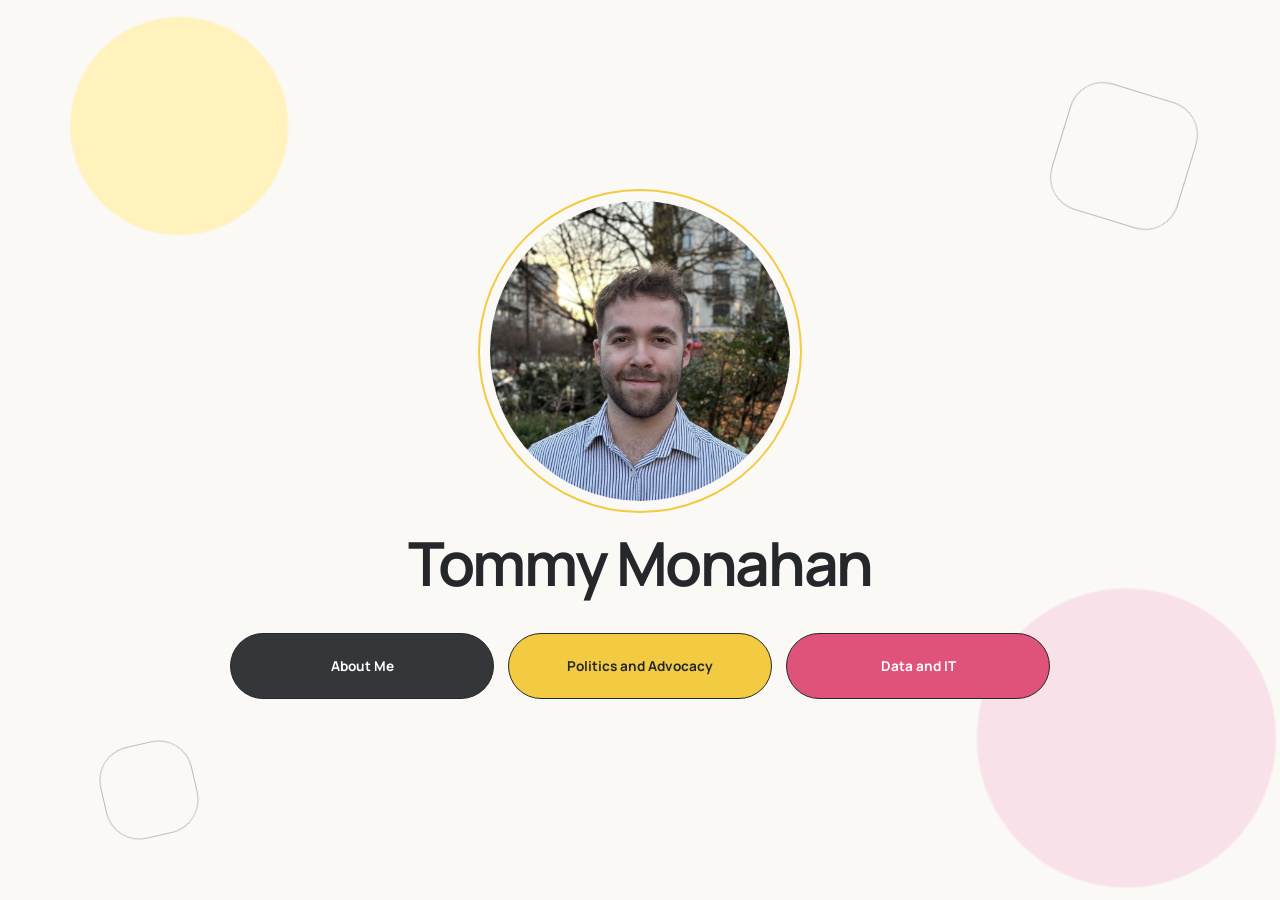
<file: index.html>
<!doctype html>
<html lang="en">
<head>
  <meta charset="utf-8">
  <meta name="viewport" content="width=device-width, initial-scale=1">
  <meta name="description" content="Tommy Monahan — data engineer and European political organiser based in Brussels.">
  <title>Tommy Monahan</title>
  <link rel="preconnect" href="https://fonts.googleapis.com">
  <link rel="preconnect" href="https://fonts.gstatic.com" crossorigin>
  <link href="https://fonts.googleapis.com/css2?family=Manrope:wght@200..800&amp;display=swap" rel="stylesheet">
  <link rel="stylesheet" href="styles.css">
</head>
<body class="home">
  <a class="skip-link" href="#main">Skip to content</a>
  <main class="home-main" id="main">
    <div class="home-card">
      <div class="portrait-wrap">
        <img class="portrait" src="assets/tommy-monahan-headshot.jpg" alt="Headshot of Tommy Monahan outdoors">
      </div>
      <h1>Tommy Monahan</h1>
      <nav class="home-links" aria-label="Explore the website">
        <a class="theme-button button-about" href="about.html">About Me</a>
        <a class="theme-button button-politics" href="politics.html">Politics and Advocacy</a>
        <a class="theme-button button-data" href="data-it.html">Data and IT</a>
      </nav>
    </div>
  </main>
</body>
</html>
</file>
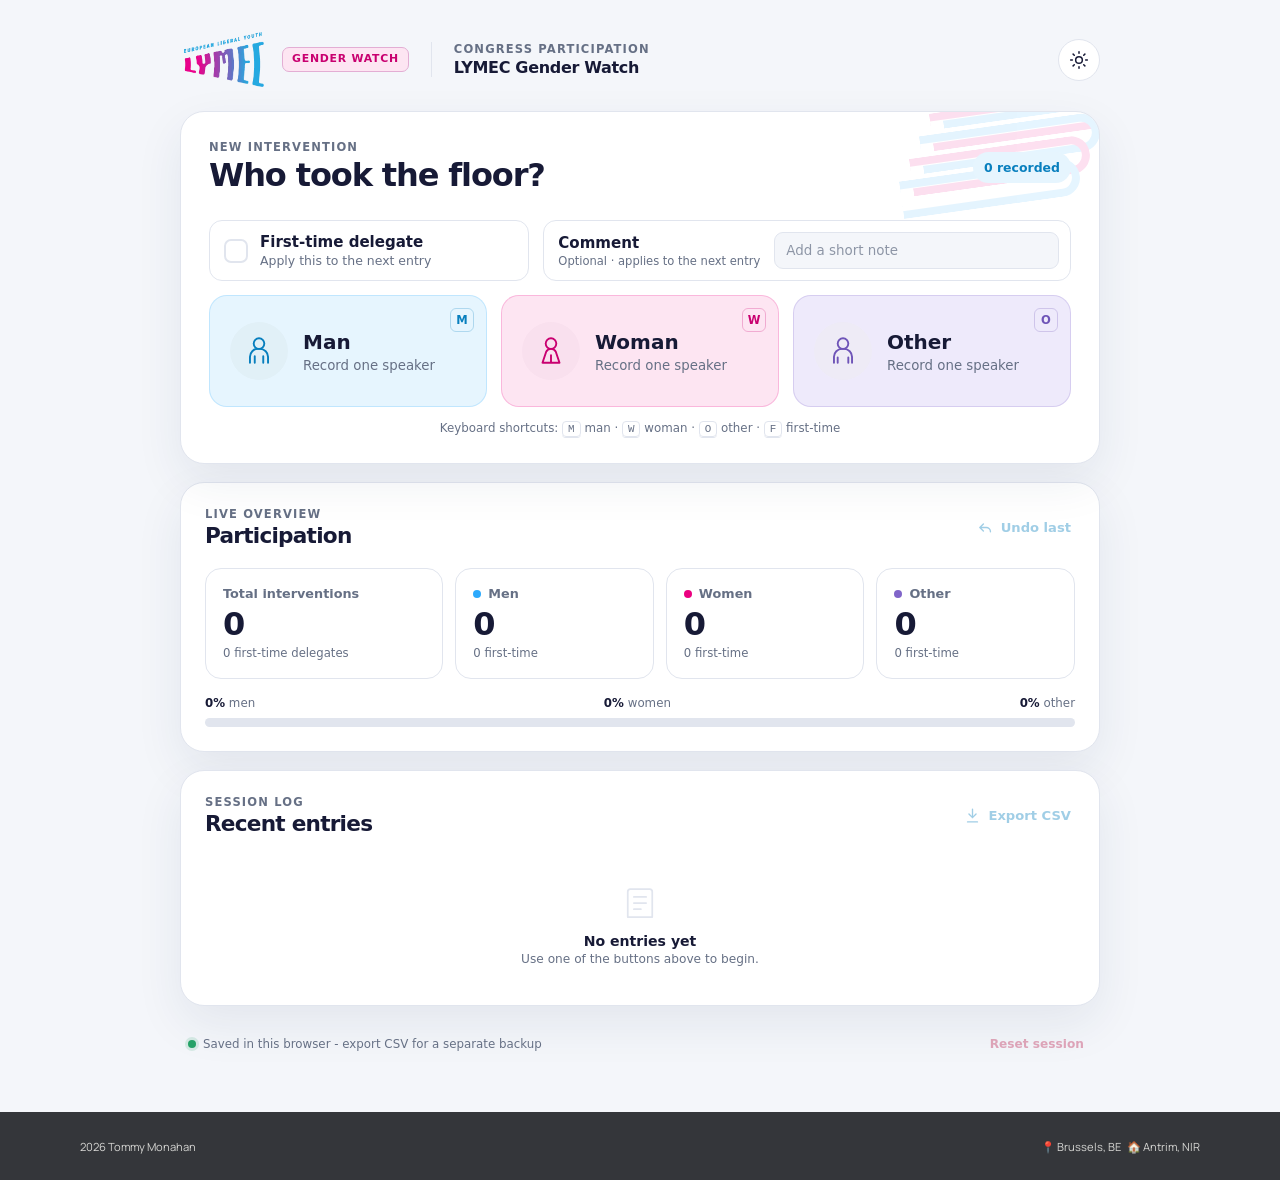
<file: lymec-gender-watch/index.html>
<!doctype html>
<html lang="en">
  <head>
    <meta charset="UTF-8" />
    <meta name="viewport" content="width=device-width, initial-scale=1.0" />
    <meta name="theme-color" content="#2ca9fc" />
    <meta name="robots" content="noindex, nofollow" />
    <link rel="icon" href="assets/lymec-logo.webp" type="image/webp" />
    <meta
      name="description"
      content="A local, privacy-friendly floor participation tracker for LYMEC Congress."
    />
    <title>LYMEC Gender Watch</title>
    <link rel="preconnect" href="https://fonts.googleapis.com" />
    <link rel="preconnect" href="https://fonts.gstatic.com" crossorigin />
    <link href="https://fonts.googleapis.com/css2?family=Manrope:wght@200..800&amp;display=swap" rel="stylesheet" />
    <link rel="stylesheet" href="styles.css" />
  </head>
  <body>
    <main class="app-shell">
      <header class="topbar">
        <div class="brand-lockup">
          <img class="official-logo" src="assets/lymec-logo.webp" alt="LYMEC — European Liberal Youth" />
          <span class="tool-name">Gender Watch</span>
        </div>
        <div class="congress-label">
          <p class="eyebrow">Congress participation</p>
          <h1>LYMEC Gender Watch</h1>
        </div>
        <button class="icon-button" id="themeButton" type="button" aria-label="Use dark theme" title="Change theme">
          <svg class="theme-icon theme-icon-sun" viewBox="0 0 24 24" aria-hidden="true">
            <circle cx="12" cy="12" r="4"></circle>
            <path d="M12 2v2M12 20v2M4.93 4.93l1.42 1.42M17.66 17.66l1.41 1.41M2 12h2M20 12h2M4.93 19.07l1.42-1.42M17.66 6.34l1.41-1.41"></path>
          </svg>
          <svg class="theme-icon theme-icon-moon" viewBox="0 0 24 24" aria-hidden="true">
            <path d="M20.5 14.2A8.5 8.5 0 0 1 9.8 3.5 8.5 8.5 0 1 0 20.5 14.2Z"></path>
          </svg>
        </button>
      </header>

      <section class="entry-panel" aria-labelledby="entry-heading">
        <div class="accent-wave" aria-hidden="true">
          <span></span><span></span><span></span><span></span><span></span>
        </div>
        <div class="section-heading">
          <div>
            <p class="step-label">New intervention</p>
            <h2 id="entry-heading">Who took the floor?</h2>
          </div>
          <p class="total-pill"><span id="headerTotal">0</span> recorded</p>
        </div>

        <div class="entry-options">
          <label class="first-time-toggle">
            <input type="checkbox" id="firstTimeCheckbox" />
            <span class="custom-checkbox" aria-hidden="true">
              <svg viewBox="0 0 20 20"><path d="m5 10 3.1 3.1L15 6.5"></path></svg>
            </span>
            <span>
              <strong>First-time delegate</strong>
              <small>Apply this to the next entry</small>
            </span>
          </label>

          <label class="comment-field">
            <span>
              <strong>Comment</strong>
              <small>Optional · applies to the next entry</small>
            </span>
            <input
              type="text"
              id="commentInput"
              maxlength="160"
              placeholder="Add a short note"
              autocomplete="off"
            />
          </label>
        </div>

        <div class="gender-actions">
          <button class="record-button record-man" type="button" data-gender="Man">
            <span class="record-icon" aria-hidden="true">
              <svg viewBox="0 0 32 32">
                <circle cx="16" cy="9" r="5"></circle>
                <path d="M7.5 27v-5.5A7.5 7.5 0 0 1 15 14h2a7.5 7.5 0 0 1 7.5 7.5V27M12 27v-6M20 27v-6"></path>
              </svg>
            </span>
            <span>
              <strong>Man</strong>
              <small>Record one speaker</small>
            </span>
            <span class="key-hint" aria-hidden="true">M</span>
          </button>

          <button class="record-button record-woman" type="button" data-gender="Woman">
            <span class="record-icon" aria-hidden="true">
              <svg viewBox="0 0 32 32">
                <circle cx="16" cy="9" r="5"></circle>
                <path d="M8 27h16l-3.4-10.1A4.8 4.8 0 0 0 16 14a4.8 4.8 0 0 0-4.6 2.9L8 27ZM16 20v7"></path>
              </svg>
            </span>
            <span>
              <strong>Woman</strong>
              <small>Record one speaker</small>
            </span>
            <span class="key-hint" aria-hidden="true">W</span>
          </button>

          <button class="record-button record-other" type="button" data-gender="Other">
            <span class="record-icon" aria-hidden="true">
              <svg viewBox="0 0 32 32">
                <circle cx="16" cy="9" r="5"></circle>
                <path d="M7.5 27v-5.5A7.5 7.5 0 0 1 15 14h2a7.5 7.5 0 0 1 7.5 7.5V27M11 27v-5M21 27v-5"></path>
              </svg>
            </span>
            <span>
              <strong>Other</strong>
              <small>Record one speaker</small>
            </span>
            <span class="key-hint" aria-hidden="true">O</span>
          </button>
        </div>

        <p class="keyboard-note">Keyboard shortcuts: <kbd>M</kbd> man · <kbd>W</kbd> woman · <kbd>O</kbd> other · <kbd>F</kbd> first-time</p>
      </section>

      <section class="stats-panel" aria-labelledby="stats-heading">
        <div class="section-heading compact-heading">
          <div>
            <p class="step-label">Live overview</p>
            <h2 id="stats-heading">Participation</h2>
          </div>
          <button class="text-button" id="undoButton" type="button" disabled>
            <svg viewBox="0 0 24 24" aria-hidden="true"><path d="m9 7-5 5 5 5M5 12h8a6 6 0 0 1 6 6"></path></svg>
            Undo last
          </button>
        </div>

        <div class="stat-grid">
          <article class="stat-card total-card">
            <p>Total interventions</p>
            <strong id="totalCount">0</strong>
            <span id="totalFirstTime">0 first-time delegates</span>
          </article>
          <article class="stat-card">
            <div class="stat-card-label"><span class="dot dot-man"></span>Men</div>
            <strong id="manCount">0</strong>
            <span id="manFirstTime">0 first-time</span>
          </article>
          <article class="stat-card">
            <div class="stat-card-label"><span class="dot dot-woman"></span>Women</div>
            <strong id="womanCount">0</strong>
            <span id="womanFirstTime">0 first-time</span>
          </article>
          <article class="stat-card">
            <div class="stat-card-label"><span class="dot dot-other"></span>Other</div>
            <strong id="otherCount">0</strong>
            <span id="otherFirstTime">0 first-time</span>
          </article>
        </div>

        <div class="balance-card">
          <div class="balance-labels">
            <span><strong id="manPercent">0%</strong> men</span>
            <span><strong id="womanPercent">0%</strong> women</span>
            <span><strong id="otherPercent">0%</strong> other</span>
          </div>
          <div class="balance-bar" aria-label="Gender balance">
            <span class="balance-man" id="manBar"></span>
            <span class="balance-woman" id="womanBar"></span>
            <span class="balance-other" id="otherBar"></span>
          </div>
        </div>
      </section>

      <section class="history-panel" aria-labelledby="history-heading">
        <div class="section-heading compact-heading">
          <div>
            <p class="step-label">Session log</p>
            <h2 id="history-heading">Recent entries</h2>
          </div>
          <button class="text-button" id="exportButton" type="button" disabled>
            <svg viewBox="0 0 24 24" aria-hidden="true"><path d="M12 3v12M7 10l5 5 5-5M5 21h14"></path></svg>
            Export CSV
          </button>
        </div>

        <ol class="history-list" id="historyList"></ol>
        <div class="empty-state" id="emptyState">
          <svg viewBox="0 0 48 48" aria-hidden="true"><path d="M13 8h22a3 3 0 0 1 3 3v29H10V11a3 3 0 0 1 3-3ZM17 17h14M17 24h14M17 31h8"></path></svg>
          <p>No entries yet</p>
          <span>Use one of the buttons above to begin.</span>
        </div>
      </section>

      <footer>
        <p class="save-status" id="storageStatus" data-state="saved" role="status" aria-live="polite">
          <span class="status-dot" aria-hidden="true"></span>
          <span id="storageStatusText">Saved in this browser - export CSV for a separate backup</span>
        </p>
        <button class="danger-button" id="resetButton" type="button" disabled>Reset session</button>
      </footer>
    </main>

    <footer class="page-footer">
      <div class="footer-inner">
        <p>2026 Tommy Monahan</p>
        <p>📍 Brussels, BE&nbsp;&nbsp; 🏠 Antrim, NIR</p>
      </div>
    </footer>

    <div class="toast" id="toast" role="status" aria-live="polite"></div>

    <dialog id="resetDialog">
      <form method="dialog">
        <div class="dialog-icon" aria-hidden="true">!</div>
        <h2>Reset this session?</h2>
        <p>This will permanently remove every recorded intervention from this browser.</p>
        <div class="dialog-actions">
          <button class="secondary-button" value="cancel">Cancel</button>
          <button class="confirm-reset-button" id="confirmResetButton" value="confirm">Reset everything</button>
        </div>
      </form>
    </dialog>

    <script src="app.js"></script>
  </body>
</html>
</file>
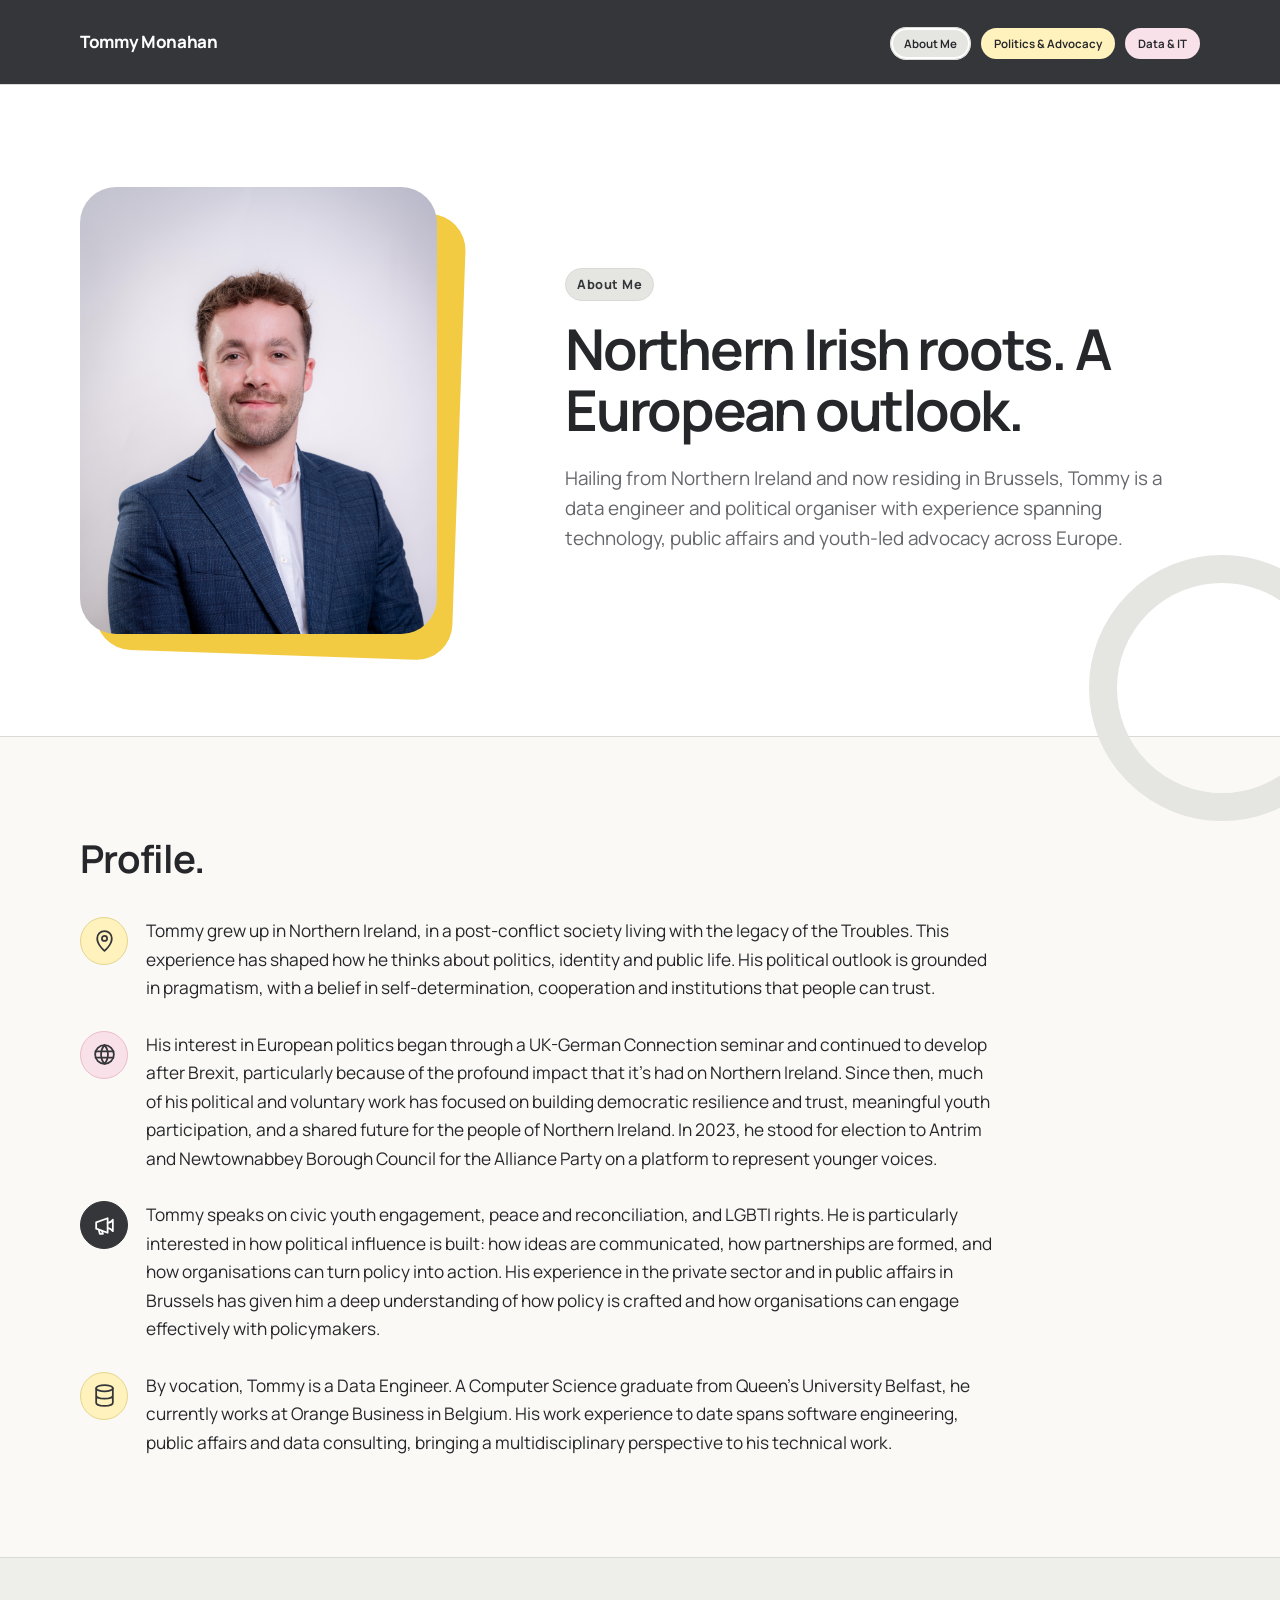
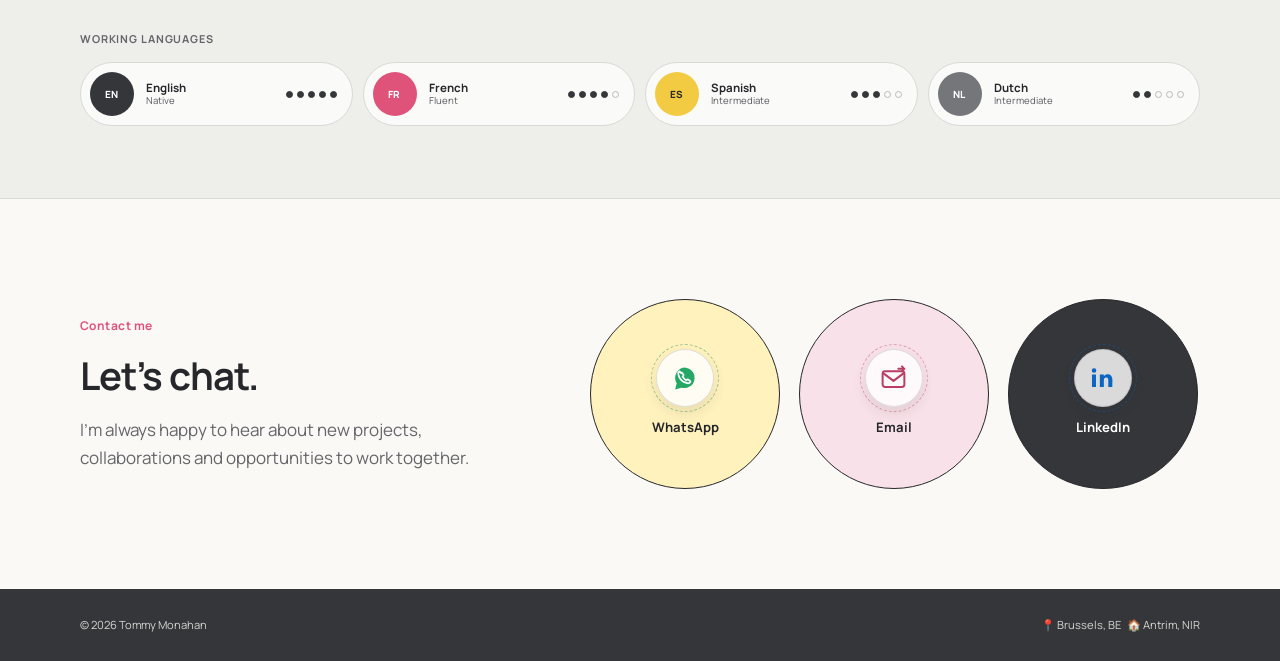
<file: about.html>
<!doctype html>
<html lang="en">
<head>
  <meta charset="utf-8">
  <meta name="viewport" content="width=device-width, initial-scale=1">
  <meta name="description" content="About Tommy Monahan, a Northern Irish data engineer and European political organiser based in Brussels.">
  <title>About Me | Tommy Monahan</title>
  <link rel="preconnect" href="https://fonts.googleapis.com">
  <link rel="preconnect" href="https://fonts.gstatic.com" crossorigin>
  <link href="https://fonts.googleapis.com/css2?family=Manrope:wght@200..800&amp;display=swap" rel="stylesheet">
  <link rel="stylesheet" href="styles.css">
</head>
<body>
  <a class="skip-link" href="#main">Skip to content</a>
  <header class="site-header">
    <nav class="nav" aria-label="Main navigation">
      <a class="wordmark" href="index.html">Tommy Monahan</a>
      <ul class="nav-links">
        <li><a class="nav-about" href="about.html" aria-current="page">About Me</a></li>
        <li><a class="nav-politics" href="politics.html">Politics &amp; Advocacy</a></li>
        <li><a class="nav-data" href="data-it.html">Data &amp; IT</a></li>
      </ul>
    </nav>
  </header>

  <main class="page-main" id="main">
    <section class="page-hero">
      <div class="page-hero-inner about-layout">
        <div class="about-photo">
          <img src="assets/profile-pic.jpg" alt="Portrait of Tommy Monahan">
        </div>
        <div>
          <p class="kicker kicker-about">About Me</p>
          <h1 class="page-title">Northern Irish roots. A European outlook.</h1>
          <p class="lead">Hailing from Northern Ireland and now residing in Brussels, Tommy is a data engineer and political organiser with experience spanning technology, public affairs and youth-led advocacy across Europe.</p>
        </div>
      </div>
    </section>

    <section class="content-section">
      <div class="section-inner">
        <div class="section-heading">
          <h2>Profile.</h2>
        </div>
        <div class="profile-body">
          <div class="bio-copy profile-story">
            <div class="profile-point">
              <span class="profile-icon" aria-hidden="true">
                <svg viewBox="0 0 24 24" focusable="false"><path d="M12 21s7-6.1 7-12A7 7 0 1 0 5 9c0 5.9 7 12 7 12Z"></path><circle cx="12" cy="9" r="2.5"></circle></svg>
              </span>
              <p>Tommy grew up in Northern Ireland, in a post-conflict society living with the legacy of the Troubles. This experience has shaped how he thinks about politics, identity and public life. His political outlook is grounded in pragmatism, with a belief in self-determination, cooperation and institutions that people can trust.</p>
            </div>
            <div class="profile-point">
              <span class="profile-icon" aria-hidden="true">
                <svg viewBox="0 0 24 24" focusable="false"><circle cx="12" cy="12" r="9"></circle><path d="M3.5 9h17M3.5 15h17M12 3c2.2 2.5 3.3 5.5 3.3 9S14.2 18.5 12 21M12 3C9.8 5.5 8.7 8.5 8.7 12S9.8 18.5 12 21"></path></svg>
              </span>
              <p>His interest in European politics began through a UK-German Connection seminar and continued to develop after Brexit, particularly because of the profound impact that it's had on Northern Ireland. Since then, much of his political and voluntary work has focused on building democratic resilience and trust, meaningful youth participation, and a shared future for the people of Northern Ireland. In 2023, he stood for election to Antrim and Newtownabbey Borough Council for the Alliance Party on a platform to represent younger voices.</p>
            </div>
            <div class="profile-point">
              <span class="profile-icon" aria-hidden="true">
                <svg viewBox="0 0 24 24" focusable="false"><path d="M4 9v6l11 4V5L4 9Z"></path><path d="M15 9.5c2 0 4-1.5 5-3v11c-1-1.5-3-3-5-3M6.5 16l1 4h3l-1-3"></path></svg>
              </span>
              <p>Tommy speaks on civic youth engagement, peace and reconciliation, and LGBTI rights. He is particularly interested in how political influence is built: how ideas are communicated, how partnerships are formed, and how organisations can turn policy into action. His experience in the private sector and in public affairs in Brussels has given him a deep understanding of how policy is crafted and how organisations can engage effectively with policymakers.</p>
            </div>
            <div class="profile-point">
              <span class="profile-icon" aria-hidden="true">
                <svg viewBox="0 0 24 24" focusable="false"><ellipse cx="12" cy="5" rx="8" ry="3"></ellipse><path d="M4 5v7c0 1.7 3.6 3 8 3s8-1.3 8-3V5M4 12v7c0 1.7 3.6 3 8 3s8-1.3 8-3v-7"></path></svg>
              </span>
              <p>By vocation, Tommy is a Data Engineer. A Computer Science graduate from Queen’s University Belfast, he currently works at Orange Business in Belgium. His work experience to date spans software engineering, public affairs and data consulting, bringing a multidisciplinary perspective to his technical work.</p>
            </div>
          </div>
        </div>
      </div>
    </section>

    <section class="language-section">
      <div class="section-inner">
        <aside class="language-showcase" aria-labelledby="languages-heading">
            <p class="language-title" id="languages-heading">Working Languages</p>
            <ul class="language-stack">
              <li class="language-card">
                <span class="language-code">EN</span>
                <span class="language-details"><strong>English</strong><small>Native</small></span>
                <span class="language-dots" role="img" aria-label="English: 5 out of 5">
                  <span class="language-dot is-filled"></span><span class="language-dot is-filled"></span><span class="language-dot is-filled"></span><span class="language-dot is-filled"></span><span class="language-dot is-filled"></span>
                </span>
              </li>
              <li class="language-card">
                <span class="language-code">FR</span>
                <span class="language-details"><strong>French</strong><small>Fluent</small></span>
                <span class="language-dots" role="img" aria-label="French: 4 out of 5">
                  <span class="language-dot is-filled"></span><span class="language-dot is-filled"></span><span class="language-dot is-filled"></span><span class="language-dot is-filled"></span><span class="language-dot"></span>
                </span>
              </li>
              <li class="language-card">
                <span class="language-code">ES</span>
                <span class="language-details"><strong>Spanish</strong><small>Intermediate</small></span>
                <span class="language-dots" role="img" aria-label="Spanish: 3 out of 5">
                  <span class="language-dot is-filled"></span><span class="language-dot is-filled"></span><span class="language-dot is-filled"></span><span class="language-dot"></span><span class="language-dot"></span>
                </span>
              </li>
              <li class="language-card">
                <span class="language-code">NL</span>
                <span class="language-details"><strong>Dutch</strong><small>Intermediate</small></span>
                <span class="language-dots" role="img" aria-label="Dutch: 2 out of 5">
                  <span class="language-dot is-filled"></span><span class="language-dot is-filled"></span><span class="language-dot"></span><span class="language-dot"></span><span class="language-dot"></span>
                </span>
              </li>
            </ul>
        </aside>
      </div>
    </section>

    <section class="content-section contact-section">
      <div class="section-inner contact-inner">
        <div class="contact-intro">
          <p class="kicker">Contact me</p>
          <h2>Let’s chat.</h2>
          <p>I’m always happy to hear about new projects, collaborations and opportunities to work together.</p>
        </div>
        <div class="contact-bubbles" aria-label="Contact options">
          <a class="contact-bubble contact-whatsapp" href="https://wa.me/32491124115" aria-label="Contact Tommy on WhatsApp">
            <span class="contact-icon contact-icon-whatsapp" aria-hidden="true">
              <svg viewBox="0 0 24 24" focusable="false"><path class="whatsapp-mark" d="M12 3a8.5 8.5 0 0 0-7.3 12.9L3.4 21l5.2-1.4A8.5 8.5 0 1 0 12 3Z"></path><path class="whatsapp-phone" d="M8.2 7.4c.3-.4.6-.3.9-.1l1.2 1.6c.2.3.1.6-.1.9l-.6.7c.7 1.3 1.7 2.3 3 3l.7-.6c.3-.2.6-.3.9-.1l1.6 1.2c.3.2.4.6.1.9-.5.8-1.4 1.2-2.4 1-3.8-.8-6.7-3.7-7.5-7.5-.2-1 .3-1.9 1-2.4Z"></path></svg>
            </span>
            <span>WhatsApp</span>
          </a>
          <a class="contact-bubble contact-email" href="mailto:hello@tommymonahan.ie" aria-label="Email Tommy">
            <span class="contact-icon" aria-hidden="true">
              <svg viewBox="0 0 24 24" focusable="false"><rect x="3" y="6" width="18" height="13" rx="2"></rect><path d="m4 8 8 6 8-6M16 4h5m-2-2 2 2-2 2"></path></svg>
            </span>
            <span>Email</span>
          </a>
          <a class="contact-bubble contact-linkedin" href="https://www.linkedin.com/in/tommylmonahan/" aria-label="Connect with Tommy on LinkedIn">
            <span class="contact-icon contact-icon-linkedin" aria-hidden="true">
              <svg viewBox="0 0 24 24" focusable="false"><path d="M6.6 8.6H3.3V19h3.3V8.6ZM5 3.5a1.9 1.9 0 1 0 0 3.8 1.9 1.9 0 0 0 0-3.8ZM20.2 13.1c0-3.2-1.7-4.7-4-4.7-1.8 0-2.7 1-3.1 1.7V8.6H9.8V19h3.3v-5.2c0-1.4.3-2.7 2-2.7s1.7 1.6 1.7 2.8V19h3.3l.1-5.9Z"></path></svg>
            </span>
            <span>LinkedIn</span>
          </a>
        </div>
      </div>
    </section>
  </main>

  <footer class="page-footer"><div class="footer-inner"><p>© 2026 Tommy Monahan</p><p>📍 Brussels, BE&nbsp;&nbsp; 🏠 Antrim, NIR</p></div></footer>
</body>
</html>
</file>
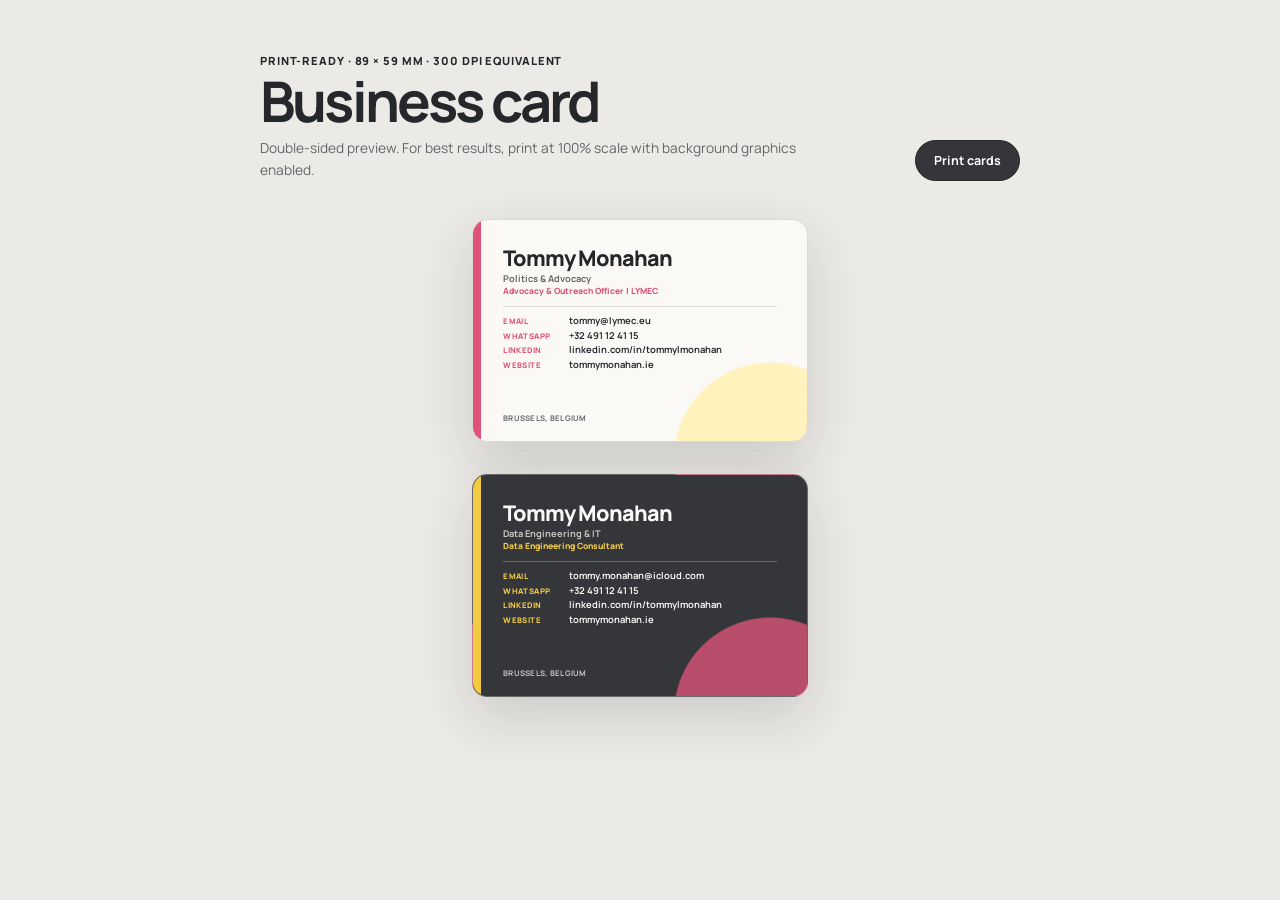
<file: business-card.html>
<!doctype html>
<html lang="en">
<head>
  <meta charset="utf-8">
  <meta name="viewport" content="width=device-width, initial-scale=1">
  <meta name="description" content="Print-ready business card for Tommy Monahan.">
  <title>Business Card | Tommy Monahan</title>
  <link rel="preconnect" href="https://fonts.googleapis.com">
  <link rel="preconnect" href="https://fonts.gstatic.com" crossorigin>
  <link href="https://fonts.googleapis.com/css2?family=Manrope:wght@400;500;600;700;800&amp;display=swap" rel="stylesheet">
  <link rel="stylesheet" href="business-card.css">
</head>
<body>
  <header class="preview-header">
    <div>
      <p class="preview-kicker">Print-ready &middot; 89 &times; 59 mm &middot; 300 DPI equivalent</p>
      <h1>Business card</h1>
      <p>Double-sided preview. For best results, print at 100% scale with background graphics enabled.</p>
    </div>
    <button type="button" onclick="window.print()">Print cards</button>
  </header>

  <main class="card-stack" aria-label="Business card preview">
    <article class="business-card card-profile card-light" aria-label="LYMEC, politics and advocacy side">
      <div class="card-accent" aria-hidden="true"></div>
      <header class="card-header">
        <p class="card-name">Tommy Monahan</p>
        <p class="card-field">Politics &amp; Advocacy</p>
        <p class="card-role">Advocacy &amp; Outreach Officer <span aria-hidden="true">|</span> LYMEC</p>
      </header>

      <address class="contact-list">
        <a href="mailto:tommy@lymec.eu"><span>Email</span><strong>tommy@lymec.eu</strong></a>
        <a href="https://wa.me/32491124115"><span>WhatsApp</span><strong>+32 491 12 41 15</strong></a>
        <a href="https://www.linkedin.com/in/tommylmonahan/"><span>LinkedIn</span><strong>linkedin.com/in/tommylmonahan</strong></a>
        <a href="https://tommymonahan.ie"><span>Website</span><strong>tommymonahan.ie</strong></a>
      </address>
      <p class="card-footer">Brussels, Belgium</p>
    </article>

    <article class="business-card card-profile card-dark" aria-label="Data engineering and IT side">
      <div class="card-accent" aria-hidden="true"></div>
      <header class="card-header">
        <p class="card-name">Tommy Monahan</p>
        <p class="card-field">Data Engineering &amp; IT</p>
        <p class="card-role">Data Engineering Consultant</p>
      </header>

      <address class="contact-list">
        <a href="mailto:tommy.monahan@icloud.com"><span>Email</span><strong>tommy.monahan@icloud.com</strong></a>
        <a href="https://wa.me/32491124115"><span>WhatsApp</span><strong>+32 491 12 41 15</strong></a>
        <a href="https://www.linkedin.com/in/tommylmonahan/"><span>LinkedIn</span><strong>linkedin.com/in/tommylmonahan</strong></a>
        <a href="https://tommymonahan.ie"><span>Website</span><strong>tommymonahan.ie</strong></a>
      </address>
      <p class="card-footer">Brussels, Belgium</p>
    </article>
  </main>
</body>
</html>
</file>
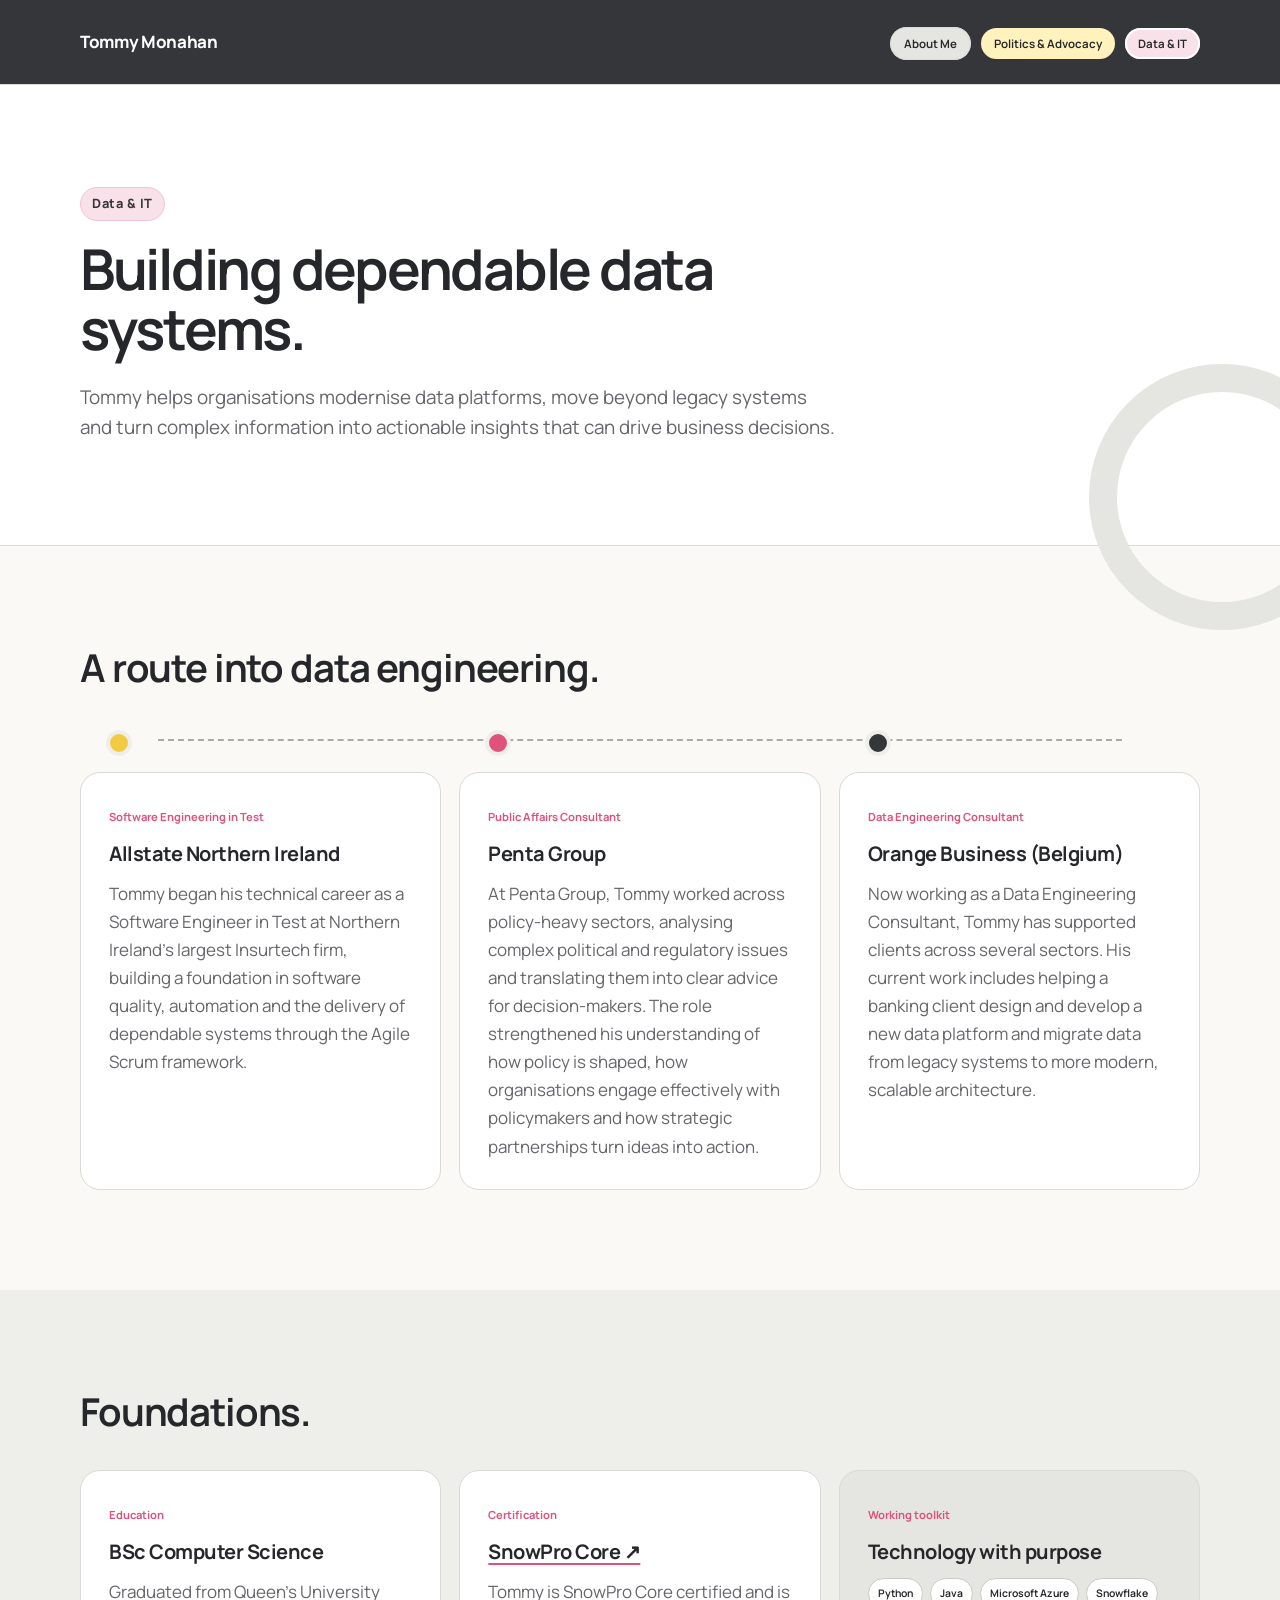
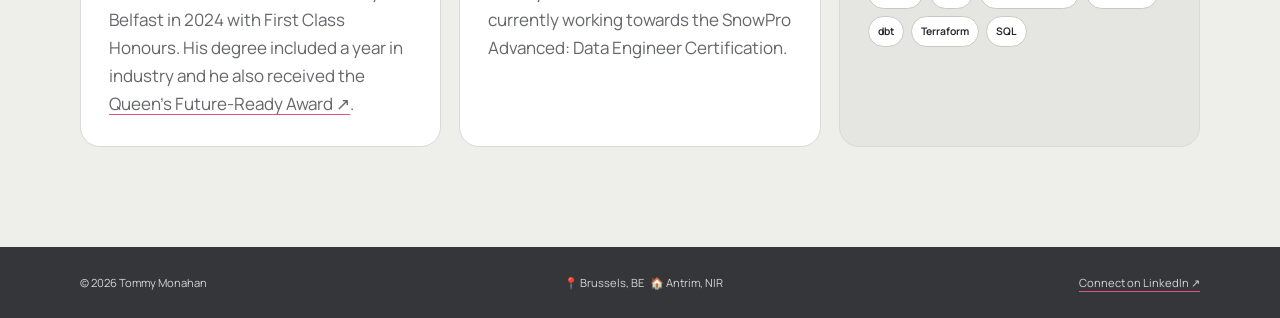
<file: data-it.html>
<!doctype html>
<html lang="en">
<head>
  <meta charset="utf-8">
  <meta name="viewport" content="width=device-width, initial-scale=1">
  <meta name="description" content="Tommy Monahan's work across data engineering, software quality and technology consulting.">
  <title>Data &amp; IT | Tommy Monahan</title>
  <link rel="preconnect" href="https://fonts.googleapis.com">
  <link rel="preconnect" href="https://fonts.gstatic.com" crossorigin>
  <link href="https://fonts.googleapis.com/css2?family=Manrope:wght@200..800&amp;display=swap" rel="stylesheet">
  <link rel="stylesheet" href="styles.css">
</head>
<body>
  <a class="skip-link" href="#main">Skip to content</a>
  <header class="site-header">
    <nav class="nav" aria-label="Main navigation">
      <a class="wordmark" href="index.html">Tommy Monahan</a>
      <ul class="nav-links">
        <li><a class="nav-about" href="about.html">About Me</a></li>
        <li><a class="nav-politics" href="politics.html">Politics &amp; Advocacy</a></li>
        <li><a class="nav-data" href="data-it.html" aria-current="page">Data &amp; IT</a></li>
      </ul>
    </nav>
  </header>

  <main class="page-main" id="main">
    <section class="page-hero">
      <div class="page-hero-inner">
        <p class="kicker kicker-data">Data &amp; IT</p>
        <h1 class="page-title">Building dependable data systems.</h1>
        <p class="lead">Tommy helps organisations modernise data platforms, move beyond legacy systems and turn complex information into actionable insights that can drive business decisions.</p>
      </div>
    </section>

    <section class="content-section">
      <div class="section-inner">
        <div class="section-heading"><h2>A route into data engineering.</h2></div>
        <div class="career-route">
          <article class="career-stop">
            <span class="card-label">Software Engineering in Test</span>
            <h3>Allstate Northern Ireland</h3>
            <p>Tommy began his technical career as a Software Engineer in Test at Northern Ireland’s largest Insurtech firm, building a foundation in software quality, automation and the delivery of dependable systems through the Agile Scrum framework.</p>
          </article>
          <article class="career-stop">
            <span class="card-label">Public Affairs Consultant</span>
            <h3>Penta Group</h3>
            <p>At Penta Group, Tommy worked across policy-heavy sectors, analysing complex political and regulatory issues and translating them into clear advice for decision-makers. The role strengthened his understanding of how policy is shaped, how organisations engage effectively with policymakers and how strategic partnerships turn ideas into action.</p>
          </article>
          <article class="career-stop">
            <span class="card-label">Data Engineering Consultant</span>
            <h3>Orange Business (Belgium)</h3>
            <p>Now working as a Data Engineering Consultant, Tommy has supported clients across several sectors. His current work includes helping a banking client design and develop a new data platform and migrate data from legacy systems to more modern, scalable architecture.</p>
          </article>
        </div>
      </div>
    </section>

    <section class="content-section">
      <div class="section-inner">
        <div class="section-heading"><h2>Foundations.</h2></div>
        <div class="foundation-grid">
          <article class="foundation-card">
            <span class="card-label">Education</span>
            <h3>BSc Computer Science</h3>
            <p>Graduated from Queen’s University Belfast in 2024 with First Class Honours. His degree included a year in industry and he also received the <a href="https://www.qub.ac.uk/directorates/future-ready-award/">Queen’s Future-Ready Award ↗</a>.</p>
          </article>
          <article class="foundation-card">
            <span class="card-label">Certification</span>
            <h3><a href="https://achieve.snowflake.com/9cbc647e-80e8-450f-ab3c-001d30e76610">SnowPro Core ↗</a></h3>
            <p>Tommy is SnowPro Core certified and is currently working towards the SnowPro Advanced: Data Engineer Certification.</p>
          </article>
          <article class="foundation-card foundation-toolkit">
            <span class="card-label">Working toolkit</span>
            <h3>Technology with purpose</h3>
            <div class="tool-list" aria-label="Technical focus areas">
              <span>Python</span><span>Java</span><span>Microsoft Azure</span><span>Snowflake</span><span>dbt</span><span>Terraform</span><span>SQL</span>
            </div>
          </article>
        </div>
      </div>
    </section>
  </main>

  <footer class="page-footer"><div class="footer-inner"><p>© 2026 Tommy Monahan</p><p>📍 Brussels, BE&nbsp;&nbsp; 🏠 Antrim, NIR</p><p><a href="https://www.linkedin.com/in/tommylmonahan/">Connect on LinkedIn ↗</a></p></div></footer>
</body>
</html>
</file>
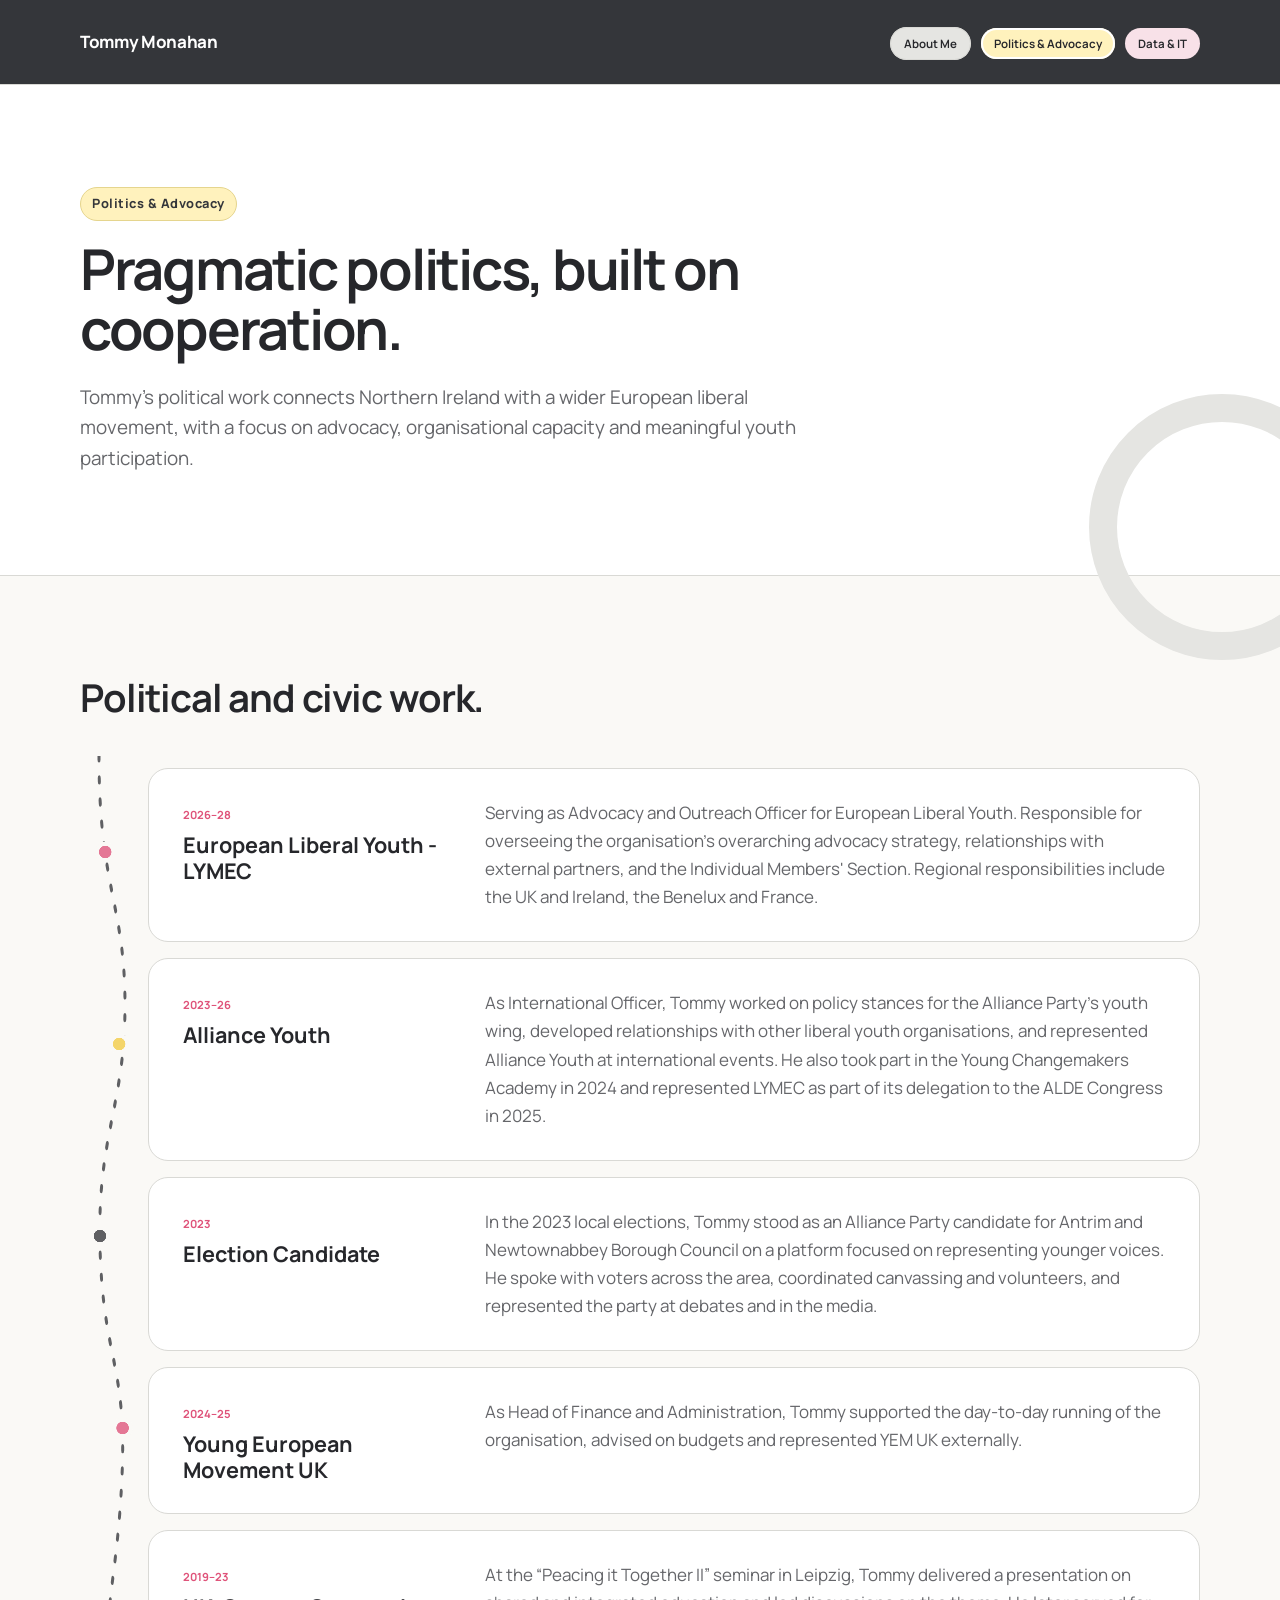
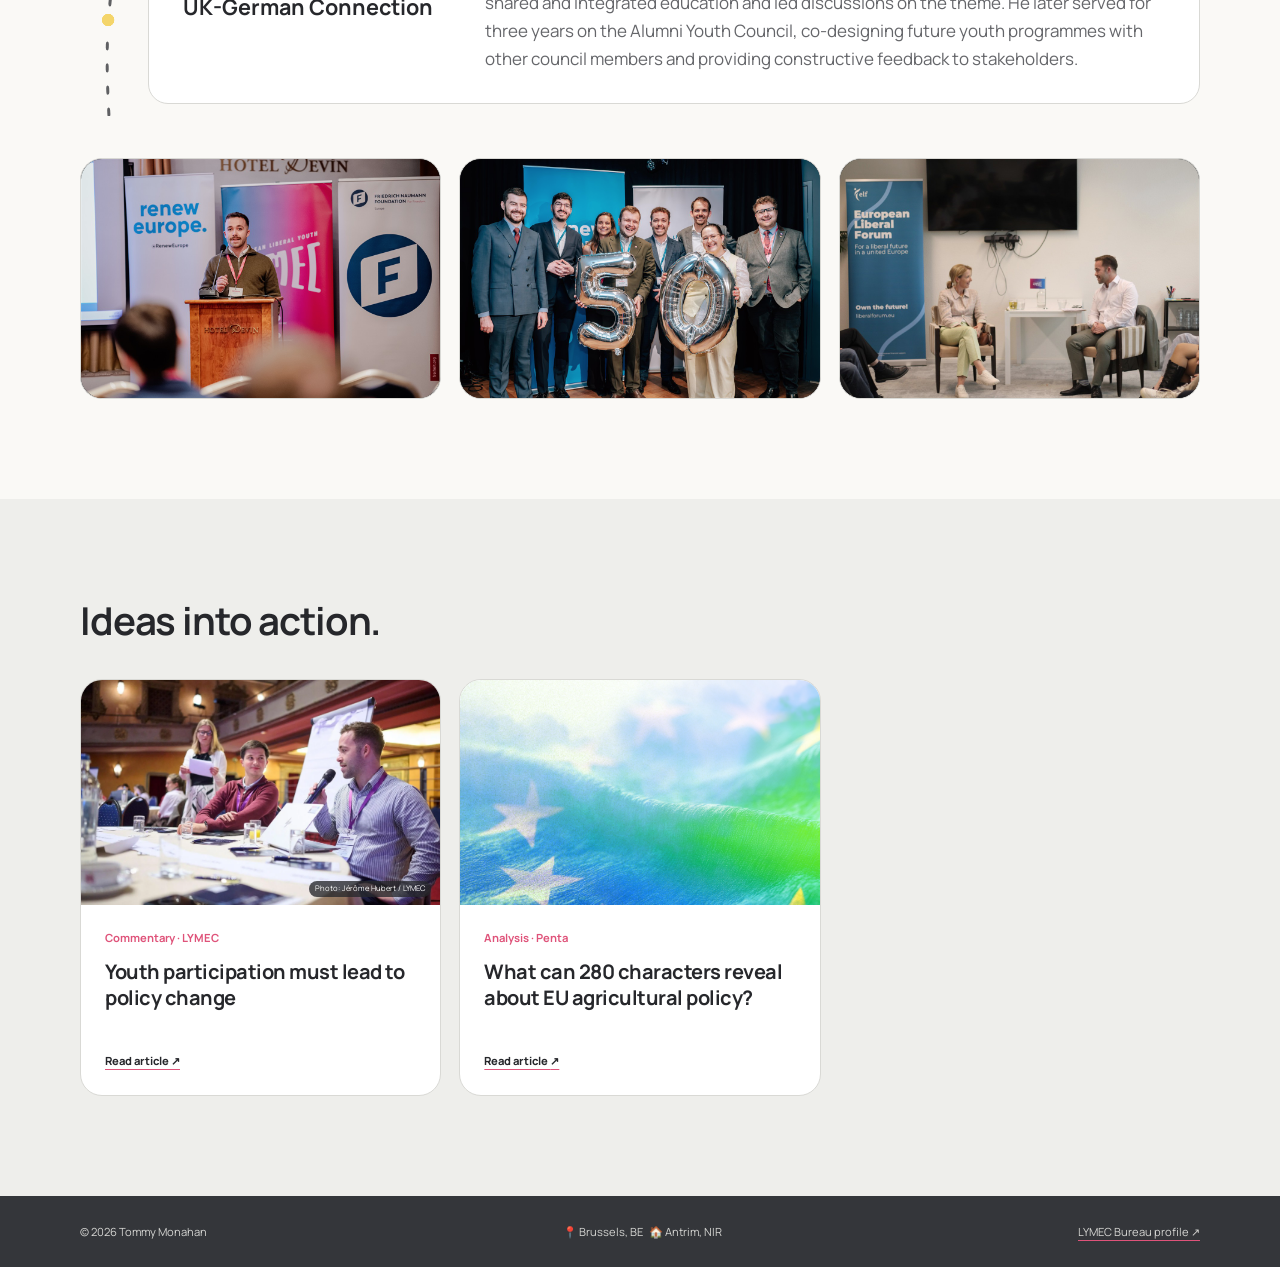
<file: politics.html>
<!doctype html>
<html lang="en">
<head>
  <meta charset="utf-8">
  <meta name="viewport" content="width=device-width, initial-scale=1">
  <meta name="description" content="Tommy Monahan's political and advocacy work across Northern Ireland, Brussels and Europe.">
  <title>Politics &amp; Advocacy | Tommy Monahan</title>
  <link rel="preconnect" href="https://fonts.googleapis.com">
  <link rel="preconnect" href="https://fonts.gstatic.com" crossorigin>
  <link href="https://fonts.googleapis.com/css2?family=Manrope:wght@200..800&amp;display=swap" rel="stylesheet">
  <link rel="stylesheet" href="styles.css">
</head>
<body>
  <a class="skip-link" href="#main">Skip to content</a>
  <header class="site-header">
    <nav class="nav" aria-label="Main navigation">
      <a class="wordmark" href="index.html">Tommy Monahan</a>
      <ul class="nav-links">
        <li><a class="nav-about" href="about.html">About Me</a></li>
        <li><a class="nav-politics" href="politics.html" aria-current="page">Politics &amp; Advocacy</a></li>
        <li><a class="nav-data" href="data-it.html">Data &amp; IT</a></li>
      </ul>
    </nav>
  </header>

  <main class="page-main" id="main">
    <section class="page-hero">
      <div class="page-hero-inner">
        <p class="kicker kicker-politics">Politics &amp; Advocacy</p>
        <h1 class="page-title">Pragmatic politics, built on cooperation.</h1>
        <p class="lead">Tommy’s political work connects Northern Ireland with a wider European liberal movement, with a focus on advocacy, organisational capacity and meaningful youth participation.</p>
      </div>
    </section>

    <section class="content-section">
      <div class="section-inner">
        <div class="section-heading"><h2>Political and civic work.</h2></div>
        <div class="timeline">
          <article class="timeline-item"><div><span class="card-label">2026–28</span><h3>European Liberal Youth - LYMEC</h3></div><p>Serving as Advocacy and Outreach Officer for European Liberal Youth. Responsible for overseeing the organisation's overarching advocacy strategy, relationships with external partners, and the Individual Members' Section. Regional responsibilities include the UK and Ireland, the Benelux and France.</p></article>
          <article class="timeline-item"><div><span class="card-label">2023–26</span><h3>Alliance Youth</h3></div><p>As International Officer, Tommy worked on policy stances for the Alliance Party’s youth wing, developed relationships with other liberal youth organisations, and represented Alliance Youth at international events. He also took part in the Young Changemakers Academy in 2024 and represented LYMEC as part of its delegation to the ALDE Congress in 2025.</p></article>
          <article class="timeline-item"><div><span class="card-label">2023</span><h3>Election Candidate</h3></div><p>In the 2023 local elections, Tommy stood as an Alliance Party candidate for Antrim and Newtownabbey Borough Council on a platform focused on representing younger voices. He spoke with voters across the area, coordinated canvassing and volunteers, and represented the party at debates and in the media.</p></article>
          <article class="timeline-item"><div><span class="card-label">2024–25</span><h3>Young European Movement UK</h3></div><p>As Head of Finance and Administration, Tommy supported the day-to-day running of the organisation, advised on budgets and represented YEM UK externally.</p></article>
          <article class="timeline-item"><div><span class="card-label">2019–23</span><h3>UK-German Connection</h3></div><p>At the “Peacing it Together II” seminar in Leipzig, Tommy delivered a presentation on shared and integrated education and led discussions on the theme. He later served for three years on the Alumni Youth Council, co-designing future youth programmes with other council members and providing constructive feedback to stakeholders.</p></article>
        </div>
        <div class="politics-photo-grid">
          <figure class="politics-photo">
            <img src="assets/politics-speaking.jpg" alt="Tommy speaking at a European liberal youth event" loading="lazy" decoding="async">
          </figure>
          <figure class="politics-photo">
            <img src="assets/lymec-team.jpg" alt="Tommy with colleagues at a LYMEC anniversary event" loading="lazy" decoding="async">
          </figure>
          <figure class="politics-photo">
            <img src="assets/politics-minister.jpg" alt="Tommy in conversation with a minister at a European youth event" loading="lazy" decoding="async">
          </figure>
        </div>
      </div>
    </section>

    <section class="content-section">
      <div class="section-inner">
        <div class="section-heading"><h2>Ideas into action.</h2></div>
        <div class="article-grid">
          <a class="article-card" href="https://www.lymec.eu/blog/news-2/youth-participation-must-lead-to-policy-change-405">
            <span class="article-image">
              <img src="assets/youth-participation-policy.webp" alt="Tommy speaking at an EU Youth Stakeholders Group meeting" loading="lazy" decoding="async">
              <span class="article-photo-credit">Photo: Jérôme Hubert / LYMEC</span>
            </span>
            <span class="article-card-content">
              <span class="card-label">Commentary · LYMEC</span>
              <strong>Youth participation must lead to policy change</strong>
              <span class="article-cta">Read article <span aria-hidden="true">↗</span></span>
            </span>
          </a>
          <a class="article-card" href="https://pentagroup.com/insight/what-can-280-characters-reveal-about-eu-agricultural-policy">
            <span class="article-image">
              <img src="assets/eu-agricultural-policy.png" alt="Abstract artwork combining the European flag with green agricultural imagery" loading="lazy" decoding="async">
            </span>
            <span class="article-card-content">
              <span class="card-label">Analysis · Penta</span>
              <strong>What can 280 characters reveal about EU agricultural policy?</strong>
              <span class="article-cta">Read article <span aria-hidden="true">↗</span></span>
            </span>
          </a>
        </div>
      </div>
    </section>
  </main>

  <footer class="page-footer"><div class="footer-inner"><p>© 2026 Tommy Monahan</p><p>📍 Brussels, BE&nbsp;&nbsp; 🏠 Antrim, NIR</p><p><a href="https://www.lymec.eu/our-team">LYMEC Bureau profile ↗</a></p></div></footer>
</body>
</html>
</file>
<file: styles.css>
:root {
  --ink: #26272b;
  --charcoal: #34363a;
  --charcoal-soft: #e5e5e2;
  --muted: #65666a;
  --paper: #faf9f6;
  --white: #ffffff;
  --grey: #eeeeeb;
  --line: #d9d9d5;
  --pink: #df537a;
  --pink-soft: #f8e1e8;
  --yellow: #f3cb43;
  --yellow-soft: #fff2bd;
  --page: min(1120px, calc(100% - 48px));
  --font: "Manrope", "Segoe UI", Helvetica, Arial, sans-serif;
}

* { box-sizing: border-box; }

html { scroll-behavior: smooth; }

body {
  margin: 0;
  color: var(--ink);
  background: var(--paper);
  font-family: var(--font);
  font-size: 17px;
  line-height: 1.65;
}

img { display: block; max-width: 100%; }

a {
  color: inherit;
  text-decoration-color: var(--pink);
  text-underline-offset: 4px;
}

a:focus-visible {
  outline: 3px solid var(--yellow);
  outline-offset: 4px;
}

.skip-link {
  position: fixed;
  z-index: 100;
  top: 10px;
  left: 10px;
  padding: 8px 12px;
  background: var(--white);
  border: 1px solid var(--ink);
  transform: translateY(-150%);
}

.skip-link:focus { transform: translateY(0); }

/* Home */

.home {
  min-height: 100vh;
  overflow: hidden;
  background:
    radial-gradient(circle at 14% 14%, var(--yellow-soft) 0 8%, transparent 8.2%),
    radial-gradient(circle at 88% 82%, var(--pink-soft) 0 11%, transparent 11.2%),
    var(--paper);
}

.home::before,
.home::after {
  content: "";
  position: fixed;
  z-index: -1;
  border: 1px solid #b9b9b5;
  border-radius: 34px;
}

.home::before {
  top: 10%;
  right: 7%;
  width: 130px;
  aspect-ratio: 1;
  transform: rotate(17deg);
}

.home::after {
  bottom: 7%;
  left: 8%;
  width: 92px;
  aspect-ratio: 1;
  transform: rotate(-13deg);
}

.home-main {
  width: var(--page);
  min-height: 100vh;
  margin: 0 auto;
  padding: 60px 0;
  display: grid;
  place-items: center;
}

.home-card {
  width: 100%;
  display: flex;
  flex-direction: column;
  align-items: center;
  text-align: center;
}

.portrait-wrap {
  position: relative;
  width: clamp(210px, 25vw, 300px);
  aspect-ratio: 1;
  margin-bottom: 30px;
}

.portrait-wrap::before {
  content: "";
  position: absolute;
  inset: -12px;
  border: 2px solid var(--yellow);
  border-radius: 50%;
}

.portrait {
  width: 100%;
  height: 100%;
  object-fit: cover;
  object-position: center 24%;
  border-radius: 50%;
  filter: saturate(.9);
}

.home h1 {
  margin: 0 0 38px;
  font-size: clamp(2.35rem, 5vw, 3.8rem);
  font-weight: 660;
  line-height: 1.05;
  letter-spacing: -.04em;
}

.home-links {
  width: min(820px, 100%);
  display: grid;
  grid-template-columns: repeat(3, minmax(0, 1fr));
  gap: 14px;
}

.theme-button {
  min-height: 66px;
  padding: 14px 18px;
  display: grid;
  place-items: center;
  border: 1px solid var(--ink);
  border-radius: 999px;
  font-size: .85rem;
  font-weight: 700;
  line-height: 1.2;
  text-decoration: none;
  transition: transform .2s ease, box-shadow .2s ease;
}

.theme-button:hover {
  transform: translateY(-3px);
  box-shadow: 0 8px 0 rgba(38, 39, 43, .09);
}

.button-about { background: var(--charcoal); color: var(--white); }
.button-data { background: var(--pink); color: var(--white); }
.button-politics { background: var(--yellow); }

/* Interior pages */

.site-header {
  background: var(--charcoal);
  border-bottom: 1px solid var(--line);
}

.nav {
  width: var(--page);
  min-height: 84px;
  margin: 0 auto;
  display: flex;
  align-items: center;
  justify-content: space-between;
  gap: 30px;
}

.wordmark {
  color: var(--white);
  font-weight: 750;
  letter-spacing: -.02em;
  text-decoration: none;
}

.nav-links {
  display: flex;
  align-items: center;
  gap: 10px;
  margin: 0;
  padding: 0;
  list-style: none;
}

.nav-links a {
  padding: 8px 13px;
  border-radius: 999px;
  font-size: .72rem;
  font-weight: 650;
  text-decoration: none;
}

.nav-about { background: var(--charcoal-soft); border: 1px solid var(--line); }
.nav-data { background: var(--pink-soft); }
.nav-politics { background: var(--yellow-soft); }
.nav-links a[aria-current="page"] { box-shadow: inset 0 0 0 2px var(--white); }

.page-main { overflow: hidden; }

.page-hero {
  position: relative;
  padding: clamp(68px, 8vw, 105px) 0;
  background: var(--white);
  border-bottom: 1px solid var(--line);
}

.page-hero::after {
  content: "";
  position: absolute;
  right: -75px;
  bottom: -85px;
  width: 210px;
  aspect-ratio: 1;
  border: 28px solid var(--charcoal-soft);
  border-radius: 50%;
}

.page-hero-inner {
  position: relative;
  z-index: 1;
  width: var(--page);
  margin: 0 auto;
}

.about-layout {
  display: grid;
  grid-template-columns: minmax(260px, .72fr) minmax(0, 1.28fr);
  align-items: center;
  gap: clamp(55px, 10vw, 130px);
}

.about-photo {
  position: relative;
  width: min(100%, 390px);
  aspect-ratio: 4 / 5;
}

.about-photo::before {
  content: "";
  position: absolute;
  z-index: -1;
  inset: 22px -22px -22px 22px;
  background: var(--yellow);
  border-radius: 36px;
  transform: rotate(2deg);
}

.about-photo img {
  width: 100%;
  height: 100%;
  object-fit: cover;
  object-position: center 20%;
  border-radius: 36px;
}

.kicker {
  margin: 0 0 18px;
  color: var(--pink);
  font-size: .75rem;
  font-weight: 700;
  letter-spacing: .04em;
}

.page-hero .kicker {
  width: fit-content;
  padding: 5px 11px;
  border: 1px solid transparent;
  border-radius: 999px;
  color: var(--charcoal);
  font-size: .8rem;
  font-weight: 750;
}

.page-hero .kicker-about { background: var(--charcoal-soft); border-color: var(--line); }
.page-hero .kicker-data { background: var(--pink-soft); border-color: #efc7d2; }
.page-hero .kicker-politics { background: var(--yellow-soft); border-color: #e5d58e; }

.page-title {
  max-width: 820px;
  margin: 0 0 22px;
  font-size: clamp(2.25rem, 4.4vw, 4rem);
  font-weight: 660;
  line-height: 1.08;
  letter-spacing: -.04em;
}

.lead {
  max-width: 760px;
  margin: 0;
  color: var(--muted);
  font-size: clamp(1.02rem, 1.6vw, 1.18rem);
  line-height: 1.6;
}

.content-section {
  padding: clamp(68px, 8vw, 100px) 0;
}

.content-section:nth-child(odd) { background: var(--grey); }

.section-inner { width: var(--page); margin: 0 auto; }

.section-heading {
  margin-bottom: 36px;
}

.section-heading h2 {
  max-width: 680px;
  margin: 0;
  font-size: clamp(1.8rem, 3vw, 2.8rem);
  font-weight: 660;
  line-height: 1.15;
  letter-spacing: -.03em;
}

.bio-copy {
  max-width: 800px;
  font-size: 1.08rem;
}

.bio-copy p { margin: 0 0 1.35em; }

.profile-body .bio-copy { max-width: 920px; }

.profile-story {
  display: grid;
  gap: 28px;
}

.profile-point {
  display: grid;
  grid-template-columns: 48px minmax(0, 1fr);
  align-items: start;
  gap: 18px;
}

.profile-point p { margin: 0; }

.profile-icon {
  width: 48px;
  aspect-ratio: 1;
  display: grid;
  place-items: center;
  background: var(--yellow-soft);
  border: 1px solid #e5d58e;
  border-radius: 50%;
  color: var(--charcoal);
  transition: transform .2s ease;
}

.profile-point:nth-child(3n + 2) .profile-icon {
  background: var(--pink-soft);
  border-color: #ebbdca;
}

.profile-point:nth-child(3n) .profile-icon {
  background: var(--charcoal);
  border-color: var(--charcoal);
  color: var(--white);
}

.profile-point:hover .profile-icon { transform: translateY(-3px) rotate(-3deg); }

.profile-icon svg {
  width: 25px;
  height: 25px;
  fill: none;
  stroke: currentColor;
  stroke-width: 1.7;
  stroke-linecap: round;
  stroke-linejoin: round;
}

.language-section {
  padding: clamp(48px, 6vw, 72px) 0;
  background: var(--grey);
  border-top: 1px solid var(--line);
  border-bottom: 1px solid var(--line);
}

.language-showcase {
  width: 100%;
  max-width: none;
}

.language-title {
  margin: 0 0 14px;
  color: var(--muted);
  font-size: .68rem;
  font-weight: 700;
  letter-spacing: .08em;
  text-transform: uppercase;
}

.language-stack {
  display: grid;
  grid-template-columns: repeat(4, minmax(0, 1fr));
  gap: 10px;
  margin: 0;
  padding: 0;
  list-style: none;
}

.language-card {
  min-height: 62px;
  padding: 9px 15px 9px 9px;
  display: grid;
  grid-template-columns: 44px minmax(0, 1fr) auto;
  align-items: center;
  gap: 12px;
  background: rgba(255, 255, 255, .72);
  border: 1px solid var(--line);
  border-radius: 999px;
  transition: transform .2s ease, border-color .2s ease;
}

.language-card:hover {
  transform: translateY(-3px);
  border-color: #b9bab7;
}

.language-code {
  width: 44px;
  aspect-ratio: 1;
  display: grid;
  place-items: center;
  background: var(--charcoal);
  border-radius: 50%;
  color: var(--white);
  font-size: .62rem;
  font-weight: 750;
  letter-spacing: .04em;
}

.language-card:nth-child(2) .language-code { background: var(--pink); }
.language-card:nth-child(3) .language-code { background: var(--yellow); color: var(--ink); }
.language-card:nth-child(4) .language-code { background: #74767a; }

.language-details {
  display: flex;
  flex-direction: column;
  line-height: 1.25;
}

.language-details strong { font-size: .72rem; }

.language-details small {
  color: var(--muted);
  font-size: .6rem;
  font-weight: 450;
}

.language-dots {
  display: flex;
  gap: 4px;
}

.language-dot {
  width: 7px;
  aspect-ratio: 1;
  border: 1px solid #b9bab7;
  border-radius: 50%;
}

.language-dot.is-filled {
  background: var(--charcoal);
  border-color: var(--charcoal);
}

.contact-inner {
  display: grid;
  grid-template-columns: minmax(0, .8fr) minmax(480px, 1.2fr);
  align-items: center;
  gap: clamp(50px, 8vw, 100px);
}

.contact-intro { max-width: 520px; }

.contact-intro h2 {
  margin: 0 0 18px;
  font-size: clamp(1.8rem, 3vw, 2.8rem);
  font-weight: 660;
  line-height: 1.15;
  letter-spacing: -.03em;
}

.contact-intro > p:last-child {
  margin: 0;
  color: var(--muted);
}

.contact-bubbles {
  display: grid;
  grid-template-columns: repeat(3, minmax(0, 1fr));
  align-items: center;
  gap: 14px;
}

.contact-bubble {
  width: 100%;
  max-width: 190px;
  aspect-ratio: 1;
  padding: 18px;
  display: flex;
  flex-direction: column;
  align-items: center;
  justify-content: center;
  gap: 10px;
  justify-self: center;
  border: 1px solid var(--ink);
  border-radius: 50%;
  font-size: .82rem;
  font-weight: 700;
  text-decoration: none;
  transition: transform .2s ease, box-shadow .2s ease;
}

.contact-bubble:hover {
  transform: translateY(-5px) rotate(-2deg);
  box-shadow: 0 10px 0 rgba(38, 39, 43, .1);
}

.contact-bubble:nth-child(even):hover { transform: translateY(-5px) rotate(2deg); }

.contact-icon {
  position: relative;
  width: 58px;
  aspect-ratio: 1;
  display: grid;
  place-items: center;
  background: rgba(255, 255, 255, .82);
  border: 1px solid rgba(38, 39, 43, .14);
  border-radius: 50%;
  box-shadow: 0 6px 14px rgba(38, 39, 43, .1);
  color: var(--charcoal);
}

.contact-icon::after {
  content: "";
  position: absolute;
  inset: -6px;
  border: 1px dashed currentColor;
  border-radius: 50%;
  opacity: .42;
  transition: transform .35s ease;
}

.contact-icon svg {
  width: 29px;
  height: 29px;
  fill: none;
  stroke: currentColor;
  stroke-width: 1.65;
  stroke-linecap: round;
  stroke-linejoin: round;
}

.contact-bubble:hover .contact-icon::after {
  transform: rotate(35deg) scale(1.05);
}

.contact-icon-linkedin {
  color: #0a66c2;
}

.contact-icon-linkedin svg { fill: currentColor; stroke: none; }

.contact-icon-whatsapp { color: #25a866; }
.contact-icon-whatsapp .whatsapp-mark { fill: currentColor; stroke: none; }
.contact-icon-whatsapp .whatsapp-phone { fill: none; stroke: var(--white); stroke-width: 1.45; }
.contact-icon-whatsapp::after { border-color: #16865f; }
.contact-email .contact-icon { color: #b83f63; }

.contact-whatsapp { background: var(--yellow-soft); }
.contact-email { background: var(--pink-soft); }
.contact-linkedin { background: var(--charcoal); color: var(--white); }

.interest-list,
.detail-grid,
.experience-grid {
  display: grid;
  grid-template-columns: repeat(3, minmax(0, 1fr));
  gap: 18px;
}

.interest,
.detail-card,
.experience-card {
  position: relative;
  min-height: 240px;
  padding: 30px;
  background: var(--white);
  border: 1px solid var(--line);
  border-radius: 22px;
}

.interest::before,
.detail-card::before,
.experience-card::before {
  content: "";
  position: absolute;
  top: 0;
  left: 30px;
  width: 48px;
  height: 5px;
  background: var(--yellow);
  border-radius: 0 0 999px 999px;
}

.interest:nth-child(even)::before,
.detail-card:nth-child(even)::before,
.experience-card:nth-child(even)::before { background: var(--pink); }

.interest:nth-child(3n)::before,
.detail-card:nth-child(3n)::before,
.experience-card:nth-child(3n)::before { background: var(--charcoal); }

.interest h3,
.detail-card h3,
.experience-card h3 {
  margin: 12px 0 16px;
  font-size: 1.35rem;
  line-height: 1.2;
  letter-spacing: -.025em;
}

.interest p,
.detail-card p,
.experience-card p { margin: 0; color: var(--muted); }

.card-label {
  color: var(--pink);
  font-size: .7rem;
  font-weight: 700;
}

.career-route {
  position: relative;
  padding-top: 46px;
  display: grid;
  grid-template-columns: repeat(3, minmax(0, 1fr));
  gap: 18px;
}

.career-route::before {
  content: "";
  position: absolute;
  top: 13px;
  right: 7%;
  left: 7%;
  border-top: 2px dashed #aaaba8;
}

.career-stop {
  position: relative;
  min-height: 230px;
  padding: 28px;
  background: var(--white);
  border: 1px solid var(--line);
  border-radius: 20px;
}

.career-stop::before {
  content: "";
  position: absolute;
  top: -43px;
  left: 25px;
  width: 18px;
  aspect-ratio: 1;
  background: var(--yellow);
  border: 4px solid var(--grey);
  border-radius: 50%;
}

.career-stop:nth-child(2)::before { background: var(--pink); }
.career-stop:nth-child(3)::before { background: var(--charcoal); }

.career-stop h3,
.foundation-card h3 {
  margin: 12px 0 14px;
  font-size: 1.25rem;
  line-height: 1.25;
  letter-spacing: -.025em;
}

.career-stop p,
.foundation-card p { margin: 0; color: var(--muted); }

.foundation-grid {
  display: grid;
  grid-template-columns: repeat(3, minmax(0, 1fr));
  gap: 18px;
}

.foundation-card {
  min-height: 225px;
  padding: 28px;
  background: var(--white);
  border: 1px solid var(--line);
  border-radius: 20px;
}

.foundation-toolkit { background: var(--charcoal-soft); }

.tool-list {
  display: flex;
  flex-wrap: wrap;
  gap: 7px;
}

.tool-list span {
  padding: 6px 9px;
  background: var(--white);
  border: 1px solid #c9cac7;
  border-radius: 999px;
  font-size: .65rem;
  font-weight: 650;
}

.timeline {
  position: relative;
  display: grid;
  gap: 16px;
  padding: 12px 0 12px 68px;
}

.timeline::before {
  content: "";
  position: absolute;
  top: 0;
  bottom: 0;
  left: 2px;
  width: 58px;
  background:
    radial-gradient(circle 10px at 40% 10%, var(--pink) 0 6px, var(--paper) 6.5px 10px, transparent 10.5px),
    radial-gradient(circle 10px at 64% 30%, var(--yellow) 0 6px, var(--paper) 6.5px 10px, transparent 10.5px),
    radial-gradient(circle 10px at 31% 50%, var(--charcoal) 0 6px, var(--paper) 6.5px 10px, transparent 10.5px),
    radial-gradient(circle 10px at 70% 70%, var(--pink) 0 6px, var(--paper) 6.5px 10px, transparent 10.5px),
    radial-gradient(circle 10px at 45% 90%, var(--yellow) 0 6px, var(--paper) 6.5px 10px, transparent 10.5px),
    url("data:image/svg+xml,%3Csvg xmlns='http://www.w3.org/2000/svg' viewBox='0 0 58 520' preserveAspectRatio='none'%3E%3Cpath d='M17 0 C17 72 43 80 43 135 S15 205 18 266 S45 329 40 390 S20 455 27 520' fill='none' stroke='%2334363a' stroke-width='3' stroke-linecap='round' stroke-dasharray='2 10'/%3E%3C/svg%3E") center / 100% 100% no-repeat;
  opacity: .78;
  pointer-events: none;
}

.timeline-item {
  position: relative;
  padding: 30px 34px;
  display: grid;
  grid-template-columns: minmax(210px, .55fr) minmax(0, 1.45fr);
  gap: 44px;
  background: var(--white);
  border: 1px solid var(--line);
  border-radius: 20px;
}

.timeline-item h3 { margin: 5px 0 0; font-size: 1.35rem; line-height: 1.2; }
.timeline-item p { margin: 0; color: var(--muted); }

.politics-photo-grid {
  margin-top: 42px;
  display: grid;
  grid-template-columns: repeat(3, minmax(0, 1fr));
  gap: 18px;
}

.politics-photo {
  aspect-ratio: 3 / 2;
  margin: 0;
  overflow: hidden;
  background: var(--charcoal);
  border: 1px solid var(--line);
  border-radius: 22px;
}

.politics-photo img {
  width: 100%;
  height: 100%;
  object-fit: cover;
  filter: saturate(.9);
  transition: transform .35s ease;
}

.politics-photo:hover img { transform: scale(1.025); }

.article-grid {
  display: grid;
  grid-template-columns: repeat(auto-fill, minmax(300px, 1fr));
  gap: 18px;
}

.article-card {
  overflow: hidden;
  display: flex;
  flex-direction: column;
  background: var(--white);
  border: 1px solid var(--line);
  border-radius: 22px;
  text-decoration: none;
  transition: transform .2s ease, box-shadow .2s ease;
}

.article-card:hover {
  transform: translateY(-5px);
  box-shadow: 0 10px 0 rgba(38, 39, 43, .1);
}

.article-image {
  position: relative;
  aspect-ratio: 16 / 10;
  overflow: hidden;
  background: var(--charcoal-soft);
}

.article-image img {
  width: 100%;
  height: 100%;
  object-fit: cover;
}

.article-photo-credit {
  position: absolute;
  right: 9px;
  bottom: 8px;
  padding: 3px 6px;
  background: rgba(38, 39, 43, .78);
  border-radius: 999px;
  color: var(--white);
  font-size: .48rem;
  line-height: 1.2;
}

.article-card-content {
  min-height: 190px;
  padding: 24px;
  display: flex;
  flex-direction: column;
  align-items: flex-start;
}

.article-card-content strong {
  margin-top: 12px;
  font-size: 1.25rem;
  line-height: 1.3;
  letter-spacing: -.025em;
}

.article-cta {
  margin-top: auto;
  padding-top: 24px;
  font-size: .7rem;
  font-weight: 750;
  text-decoration: underline;
  text-decoration-color: var(--pink);
  text-underline-offset: 4px;
}

.page-footer {
  padding: 26px 0;
  background: var(--charcoal);
  border-top: 1px solid var(--charcoal);
}

.footer-inner {
  width: var(--page);
  margin: 0 auto;
  display: flex;
  justify-content: space-between;
  gap: 20px;
  color: #d5d5d2;
  font-size: .7rem;
}

.footer-inner p { margin: 0; }

@media (max-width: 850px) {
  .about-layout,
  .contact-inner { grid-template-columns: 1fr; }

  .about-photo { width: min(80%, 390px); }
  .language-stack { grid-template-columns: repeat(2, minmax(0, 1fr)); }
  .contact-intro { max-width: 680px; }
  .contact-bubbles { width: min(100%, 620px); }
  .interest-list, .detail-grid, .experience-grid, .foundation-grid { grid-template-columns: 1fr; }
  .career-route { grid-template-columns: 1fr; gap: 16px; padding: 0 0 0 38px; }
  .career-route::before { top: 18px; bottom: 18px; left: 9px; right: auto; border-top: 0; border-left: 2px dashed #aaaba8; }
  .career-stop { min-height: 0; }
  .career-stop::before { top: 25px; left: -39px; }
  .politics-photo-grid { grid-template-columns: 1fr; }
  .interest, .detail-card, .experience-card { min-height: 0; }
}

@media (max-width: 640px) {
  :root { --page: min(calc(100% - 28px), 1120px); }
  body { font-size: 16px; }
  .home-main { padding: 45px 0; }
  .portrait-wrap { width: 200px; }
  .home h1 { margin-bottom: 30px; font-size: 2.45rem; }
  .home-links { gap: 7px; }
  .theme-button { min-height: 58px; padding: 10px 7px; font-size: .7rem; }
  .nav {
    min-height: 72px;
    flex-direction: column;
    justify-content: center;
    gap: 10px;
    padding: 12px 0;
  }
  .wordmark { font-size: .9rem; }
  .nav-links { justify-content: center; flex-wrap: wrap; gap: 4px; }
  .nav-links a { padding: 7px 8px; font-size: .62rem; }
  .about-photo { width: min(88%, 360px); }
  .about-photo::before { inset: 15px -15px -15px 15px; }
  .profile-story { gap: 24px; }
  .profile-point { grid-template-columns: 40px minmax(0, 1fr); gap: 14px; }
  .profile-icon { width: 40px; }
  .profile-icon svg { width: 21px; height: 21px; }
  .language-stack { grid-template-columns: 1fr; max-width: 440px; }
  .contact-inner { gap: 36px; }
  .contact-bubbles { gap: 7px; }
  .contact-bubble { padding: 10px; font-size: .68rem; }
  .contact-icon { width: 43px; }
  .contact-icon::after { inset: -4px; }
  .contact-icon svg { width: 23px; height: 23px; }
  .timeline { padding-left: 43px; }
  .timeline::before { width: 36px; }
  .timeline-item { grid-template-columns: 1fr; gap: 18px; padding: 26px; }
  .article-grid { grid-template-columns: 1fr; }
  .footer-inner { flex-direction: column; }
}

@media (prefers-reduced-motion: reduce) {
  html { scroll-behavior: auto; }
  .theme-button,
  .contact-bubble,
  .contact-icon::after,
  .language-card,
  .profile-icon,
  .article-card,
  .politics-photo img { transition: none; }
}
</file>
<file: lymec-gender-watch/styles.css>
:root {
  color-scheme: light;
  --page: #f4f6fa;
  --surface: #ffffff;
  --surface-strong: #ffffff;
  --ink: #171a36;
  --muted: #667085;
  --line: #e1e5ee;
  --green: #087fbe;
  --green-soft: #e6f5fe;
  --blue: #087fbe;
  --blue-bright: #2ca9fc;
  --blue-soft: #e6f5fe;
  --coral: #c90070;
  --coral-bright: #eb0080;
  --coral-soft: #fde5f2;
  --purple: #6f55b8;
  --purple-bright: #8065c9;
  --purple-soft: #eeeafb;
  --danger: #bd2452;
  --shadow: 0 18px 48px rgba(30, 50, 95, 0.08);
  font-family: Inter, ui-sans-serif, system-ui, -apple-system, BlinkMacSystemFont, "Segoe UI", sans-serif;
}

:root[data-theme="dark"] {
  color-scheme: dark;
  --page: #111322;
  --surface: #191c31;
  --surface-strong: #222641;
  --ink: #f7f8fc;
  --muted: #a9b0c4;
  --line: #353a58;
  --green: #70c9ff;
  --green-soft: #193d59;
  --blue: #70c9ff;
  --blue-bright: #2ca9fc;
  --blue-soft: #173a55;
  --coral: #ff66b5;
  --coral-bright: #eb0080;
  --coral-soft: #52223f;
  --purple: #c4b4ff;
  --purple-bright: #967be0;
  --purple-soft: #382f5b;
  --danger: #ff8bad;
  --shadow: 0 20px 55px rgba(0, 0, 0, 0.22);
}

* {
  box-sizing: border-box;
}

body {
  margin: 0;
  min-width: 320px;
  min-height: 100vh;
  background: var(--page);
  color: var(--ink);
  -webkit-font-smoothing: antialiased;
}

button,
input {
  font: inherit;
}

button {
  color: inherit;
}

button:focus-visible,
input:focus-visible + .custom-checkbox {
  outline: 3px solid color-mix(in srgb, var(--blue) 55%, transparent);
  outline-offset: 3px;
}

.app-shell {
  width: min(100% - 32px, 920px);
  margin: 0 auto;
  padding: 32px 0 48px;
}

.topbar {
  display: flex;
  align-items: center;
  gap: 22px;
  margin-bottom: 24px;
}

.section-heading h2 {
  margin: 0;
  letter-spacing: -0.035em;
}

.brand-lockup {
  display: flex;
  align-items: center;
  gap: 14px;
}

.official-logo {
  display: block;
  width: 88px;
  height: 55px;
  object-fit: contain;
}

.tool-name {
  padding: 6px 9px;
  border: 1px solid color-mix(in srgb, var(--coral-bright) 24%, var(--line));
  border-radius: 7px;
  background: var(--coral-soft);
  color: var(--coral);
  font-size: 0.68rem;
  font-weight: 800;
  letter-spacing: 0.07em;
  line-height: 1;
  text-transform: uppercase;
}

.congress-label {
  padding-left: 22px;
  border-left: 1px solid var(--line);
}

.congress-label h1 {
  margin: 0;
  font-size: 1rem;
  letter-spacing: -0.02em;
}

.eyebrow,
.step-label {
  margin: 0 0 2px;
  color: var(--muted);
  font-size: 0.72rem;
  font-weight: 760;
  letter-spacing: 0.1em;
  text-transform: uppercase;
}

.icon-button {
  position: relative;
  width: 42px;
  height: 42px;
  margin-left: auto;
  border: 1px solid var(--line);
  border-radius: 50%;
  background: var(--surface);
  cursor: pointer;
}

.theme-icon {
  position: absolute;
  inset: 10px;
  width: 20px;
  fill: none;
  stroke: currentColor;
  stroke-linecap: round;
  stroke-width: 1.8;
  transition: opacity 160ms ease, transform 160ms ease;
}

.theme-icon-moon,
:root[data-theme="dark"] .theme-icon-sun {
  opacity: 0;
  transform: scale(0.6) rotate(-30deg);
}

:root[data-theme="dark"] .theme-icon-moon {
  opacity: 1;
  transform: scale(1) rotate(0);
}

.entry-panel,
.stats-panel,
.history-panel {
  margin-bottom: 18px;
  border: 1px solid var(--line);
  border-radius: 24px;
  background: var(--surface);
  box-shadow: var(--shadow);
}

.entry-panel {
  position: relative;
  overflow: hidden;
  padding: 28px;
}

.entry-panel > *:not(.accent-wave) {
  position: relative;
  z-index: 1;
}

.accent-wave {
  position: absolute;
  top: -32px;
  right: -28px;
  width: 210px;
  height: 130px;
  opacity: 0.12;
  transform: rotate(-8deg);
}

.accent-wave span {
  position: absolute;
  right: 0;
  width: 180px;
  height: 38px;
  border: 8px solid var(--blue-bright);
  border-left: 0;
  border-radius: 0 999px 999px 0;
}

.accent-wave span:nth-child(1) { top: 0; right: 0; }
.accent-wave span:nth-child(2) { top: 21px; right: 13px; border-color: var(--coral-bright); }
.accent-wave span:nth-child(3) { top: 42px; right: 26px; }
.accent-wave span:nth-child(4) { top: 63px; right: 39px; border-color: var(--coral-bright); }
.accent-wave span:nth-child(5) { top: 84px; right: 52px; }

.stats-panel,
.history-panel {
  padding: 24px;
}

.section-heading {
  display: flex;
  align-items: center;
  justify-content: space-between;
  gap: 20px;
}

.section-heading h2 {
  font-size: clamp(1.45rem, 3vw, 2rem);
}

.compact-heading h2 {
  font-size: 1.35rem;
}

.total-pill {
  flex: none;
  margin: 0;
  padding: 8px 11px;
  border-radius: 999px;
  background: var(--green-soft);
  color: var(--green);
  font-size: 0.78rem;
  font-weight: 750;
}

.entry-options {
  display: grid;
  grid-template-columns: minmax(230px, 0.85fr) minmax(340px, 1.4fr);
  gap: 14px;
  margin: 26px 0 14px;
}

.first-time-toggle {
  display: flex;
  align-items: center;
  gap: 12px;
  width: 100%;
  margin: 0;
  padding: 12px 14px;
  border: 1px solid var(--line);
  border-radius: 13px;
  background: var(--surface-strong);
  cursor: pointer;
  user-select: none;
}

.first-time-toggle input {
  position: absolute;
  opacity: 0;
  pointer-events: none;
}

.custom-checkbox {
  display: grid;
  flex: none;
  place-items: center;
  width: 24px;
  height: 24px;
  border: 2px solid var(--line);
  border-radius: 7px;
  background: var(--surface-strong);
  transition: background 140ms ease, border-color 140ms ease;
}

.custom-checkbox svg {
  width: 17px;
  fill: none;
  stroke: white;
  stroke-linecap: round;
  stroke-linejoin: round;
  stroke-width: 2.4;
  opacity: 0;
  transform: scale(0.6);
  transition: 140ms ease;
}

.first-time-toggle input:checked + .custom-checkbox {
  border-color: var(--green);
  background: var(--green);
}

.first-time-toggle input:checked + .custom-checkbox svg {
  opacity: 1;
  transform: scale(1);
}

.first-time-toggle strong,
.first-time-toggle small {
  display: block;
}

.first-time-toggle strong {
  font-size: 0.94rem;
}

.first-time-toggle small {
  margin-top: 2px;
  color: var(--muted);
  font-size: 0.78rem;
}

.comment-field {
  display: grid;
  grid-template-columns: auto minmax(0, 1fr);
  align-items: center;
  gap: 14px;
  padding: 10px 11px 10px 14px;
  border: 1px solid var(--line);
  border-radius: 13px;
  background: var(--surface-strong);
}

.comment-field strong,
.comment-field small {
  display: block;
}

.comment-field strong {
  font-size: 0.94rem;
}

.comment-field small {
  margin-top: 2px;
  color: var(--muted);
  font-size: 0.72rem;
}

.comment-field input {
  width: 100%;
  min-width: 0;
  padding: 10px 11px;
  border: 1px solid var(--line);
  border-radius: 9px;
  outline: none;
  background: var(--page);
  color: var(--ink);
  font-size: 0.84rem;
  transition: border-color 140ms ease, box-shadow 140ms ease;
}

.comment-field input::placeholder {
  color: var(--muted);
  opacity: 0.72;
}

.comment-field input:focus {
  border-color: var(--blue-bright);
  box-shadow: 0 0 0 3px color-mix(in srgb, var(--blue-bright) 16%, transparent);
}

.gender-actions {
  display: grid;
  grid-template-columns: repeat(3, 1fr);
  gap: 14px;
}

.record-button {
  position: relative;
  display: flex;
  align-items: center;
  gap: 15px;
  min-height: 112px;
  padding: 20px;
  overflow: hidden;
  border: 1px solid transparent;
  border-radius: 18px;
  text-align: left;
  cursor: pointer;
  transition: transform 100ms ease, box-shadow 140ms ease;
}

.record-button:hover {
  transform: translateY(-2px);
  box-shadow: 0 10px 24px rgba(20, 36, 29, 0.09);
}

.record-button:active {
  transform: translateY(1px) scale(0.995);
}

.record-man {
  background: var(--blue-soft);
  color: var(--blue);
  border-color: color-mix(in srgb, var(--blue-bright) 20%, transparent);
}

.record-woman {
  background: var(--coral-soft);
  color: var(--coral);
  border-color: color-mix(in srgb, var(--coral-bright) 20%, transparent);
}

.record-other {
  background: var(--purple-soft);
  color: var(--purple);
  border-color: color-mix(in srgb, var(--purple-bright) 22%, transparent);
}

.record-icon {
  display: grid;
  flex: none;
  place-items: center;
  width: 58px;
  height: 58px;
  border-radius: 50%;
  background: color-mix(in srgb, currentColor 12%, var(--surface));
}

.record-icon svg {
  width: 34px;
  fill: none;
  stroke: currentColor;
  stroke-linecap: round;
  stroke-linejoin: round;
  stroke-width: 1.8;
}

.record-button strong,
.record-button small {
  display: block;
}

.record-button strong {
  color: var(--ink);
  font-size: 1.25rem;
}

.record-button small {
  margin-top: 4px;
  color: var(--muted);
}

.key-hint {
  position: absolute;
  top: 12px;
  right: 12px;
  display: grid;
  place-items: center;
  width: 24px;
  height: 24px;
  border: 1px solid color-mix(in srgb, currentColor 25%, transparent);
  border-radius: 6px;
  font-size: 0.72rem;
  font-weight: 800;
}

.keyboard-note {
  margin: 14px 0 0;
  color: var(--muted);
  font-size: 0.74rem;
  text-align: center;
}

kbd {
  padding: 1px 5px;
  border: 1px solid var(--line);
  border-radius: 4px;
  background: var(--surface-strong);
  font-size: 0.68rem;
  box-shadow: 0 1px 0 var(--line);
}

.text-button {
  display: inline-flex;
  align-items: center;
  gap: 7px;
  padding: 7px 4px;
  border: 0;
  background: transparent;
  color: var(--green);
  font-size: 0.82rem;
  font-weight: 750;
  cursor: pointer;
}

.text-button svg {
  width: 17px;
  fill: none;
  stroke: currentColor;
  stroke-linecap: round;
  stroke-linejoin: round;
  stroke-width: 1.9;
}

button:disabled {
  cursor: not-allowed;
  opacity: 0.38;
}

.stat-grid {
  display: grid;
  grid-template-columns: 1.2fr repeat(3, 1fr);
  gap: 12px;
  margin-top: 20px;
}

.stat-card {
  padding: 17px;
  border: 1px solid var(--line);
  border-radius: 16px;
  background: var(--surface-strong);
}

.stat-card p,
.stat-card-label {
  margin: 0;
  color: var(--muted);
  font-size: 0.8rem;
  font-weight: 680;
}

.stat-card strong {
  display: block;
  margin: 7px 0 2px;
  font-size: 2rem;
  line-height: 1;
  letter-spacing: -0.04em;
}

.stat-card > span {
  color: var(--muted);
  font-size: 0.73rem;
}

.stat-card-label {
  display: flex;
  align-items: center;
  gap: 7px;
}

.dot {
  width: 8px;
  height: 8px;
  border-radius: 50%;
}

.dot-man {
  background: var(--blue-bright);
}

.dot-woman {
  background: var(--coral-bright);
}

.dot-other {
  background: var(--purple-bright);
}

.balance-card {
  margin-top: 17px;
}

.balance-labels {
  display: flex;
  justify-content: space-between;
  margin-bottom: 8px;
  color: var(--muted);
  font-size: 0.74rem;
}

.balance-labels strong {
  color: var(--ink);
}

.balance-bar {
  display: flex;
  height: 9px;
  overflow: hidden;
  border-radius: 999px;
  background: var(--line);
}

.balance-bar span {
  width: 0;
  transition: width 300ms ease;
}

.balance-man {
  background: var(--blue-bright);
}

.balance-woman {
  background: var(--coral-bright);
}

.balance-other {
  background: var(--purple-bright);
}

.history-panel {
  min-height: 215px;
}

.history-list {
  margin: 18px 0 0;
  padding: 0;
  list-style: none;
}

.history-item {
  display: grid;
  grid-template-columns: 30px 1fr auto;
  align-items: center;
  gap: 11px;
  padding: 11px 4px;
  border-top: 1px solid var(--line);
}

.history-number {
  color: var(--muted);
  font-size: 0.74rem;
  font-variant-numeric: tabular-nums;
}

.history-person {
  display: flex;
  align-items: center;
  gap: 9px;
  min-width: 0;
}

.history-person strong {
  font-size: 0.88rem;
}

.history-comment {
  min-width: 0;
  overflow: hidden;
  color: var(--muted);
  font-size: 0.74rem;
  text-overflow: ellipsis;
  white-space: nowrap;
}

.first-time-badge {
  padding: 3px 7px;
  border-radius: 999px;
  background: var(--green-soft);
  color: var(--green);
  font-size: 0.66rem;
  font-weight: 750;
}

.history-time {
  color: var(--muted);
  font-size: 0.72rem;
}

.empty-state {
  display: grid;
  place-items: center;
  padding: 28px 0 15px;
  color: var(--muted);
  text-align: center;
}

.empty-state[hidden] {
  display: none;
}

.empty-state svg {
  width: 42px;
  margin-bottom: 9px;
  fill: none;
  stroke: var(--line);
  stroke-linecap: round;
  stroke-linejoin: round;
  stroke-width: 2;
}

.empty-state p {
  margin: 0 0 3px;
  color: var(--ink);
  font-size: 0.88rem;
  font-weight: 700;
}

.empty-state span {
  font-size: 0.76rem;
}

.app-shell > footer {
  display: flex;
  align-items: center;
  justify-content: space-between;
  padding: 5px 8px;
}

.app-shell > footer p {
  margin: 0;
  color: var(--muted);
  font-size: 0.74rem;
}

.page-footer {
  display: block;
  padding: 26px 0;
  background: #34363a;
  border-top: 1px solid #34363a;
  font-family: "Manrope", "Segoe UI", Helvetica, Arial, sans-serif;
}

.footer-inner {
  width: min(1120px, calc(100% - 48px));
  margin: 0 auto;
  display: flex;
  justify-content: space-between;
  gap: 20px;
  color: #d5d5d2;
  font-size: 0.7rem;
}

.footer-inner p {
  margin: 0;
  color: inherit;
  font-size: inherit;
}

.save-status {
  display: flex;
  align-items: center;
  gap: 7px;
}

.status-dot {
  flex: none;
  width: 8px;
  height: 8px;
  border-radius: 50%;
  background: var(--muted);
  box-shadow: 0 0 0 3px color-mix(in srgb, var(--muted) 12%, transparent);
}

.save-status[data-state="saved"] .status-dot {
  background: #25a267;
  box-shadow: 0 0 0 3px color-mix(in srgb, #25a267 15%, transparent);
}

.save-status[data-state="saving"] .status-dot,
.save-status[data-state="connecting"] .status-dot {
  background: var(--blue-bright);
  box-shadow: 0 0 0 3px color-mix(in srgb, var(--blue-bright) 15%, transparent);
  animation: status-pulse 1.2s ease-in-out infinite;
}

.save-status[data-state="error"] {
  color: var(--danger);
}

.save-status[data-state="error"] .status-dot {
  background: var(--danger);
  box-shadow: 0 0 0 3px color-mix(in srgb, var(--danger) 15%, transparent);
}

@keyframes status-pulse {
  50% { opacity: 0.45; }
}

.danger-button,
.secondary-button,
.confirm-reset-button {
  border: 0;
  background: transparent;
  font-weight: 740;
  cursor: pointer;
}

.danger-button {
  padding: 8px;
  color: var(--danger);
  font-size: 0.76rem;
}

.toast {
  position: fixed;
  left: 50%;
  bottom: 24px;
  z-index: 5;
  padding: 10px 15px;
  border-radius: 10px;
  background: var(--ink);
  color: var(--surface);
  font-size: 0.8rem;
  font-weight: 700;
  box-shadow: var(--shadow);
  opacity: 0;
  pointer-events: none;
  transform: translate(-50%, 12px);
  transition: 180ms ease;
}

.toast.visible {
  opacity: 1;
  transform: translate(-50%, 0);
}

dialog {
  width: min(calc(100% - 32px), 430px);
  padding: 0;
  border: 1px solid var(--line);
  border-radius: 20px;
  background: var(--surface);
  color: var(--ink);
  box-shadow: 0 30px 80px rgba(0, 0, 0, 0.24);
}

dialog::backdrop {
  background: rgba(7, 14, 11, 0.58);
  backdrop-filter: blur(3px);
}

dialog form {
  padding: 26px;
  text-align: center;
}

.dialog-icon {
  display: grid;
  place-items: center;
  width: 42px;
  height: 42px;
  margin: 0 auto 14px;
  border-radius: 50%;
  background: var(--coral-soft);
  color: var(--danger);
  font-size: 1.25rem;
  font-weight: 850;
}

dialog h2 {
  margin: 0;
  font-size: 1.3rem;
}

dialog p {
  margin: 9px 0 22px;
  color: var(--muted);
  font-size: 0.86rem;
  line-height: 1.55;
}

.dialog-actions {
  display: grid;
  grid-template-columns: 1fr 1fr;
  gap: 10px;
}

.secondary-button,
.confirm-reset-button {
  padding: 11px 14px;
  border-radius: 10px;
}

.secondary-button {
  border: 1px solid var(--line);
  background: var(--surface-strong);
}

.confirm-reset-button {
  background: var(--danger);
  color: var(--surface);
}

@media (max-width: 640px) {
  .app-shell {
    width: min(100% - 20px, 920px);
    padding: 18px 0 34px;
  }

  .congress-label {
    display: none;
  }

  .tool-name {
    font-size: 0.62rem;
  }

  .entry-panel,
  .stats-panel,
  .history-panel {
    border-radius: 18px;
  }

  .entry-panel,
  .stats-panel,
  .history-panel {
    padding: 19px;
  }

  .gender-actions {
    grid-template-columns: 1fr;
  }

  .entry-options {
    grid-template-columns: 1fr;
  }

  .record-button {
    min-height: 94px;
  }

  .stat-grid {
    grid-template-columns: repeat(2, 1fr);
  }

  .total-card {
    grid-column: 1 / -1;
  }

  .keyboard-note {
    display: none;
  }

  .footer-inner {
    width: min(calc(100% - 28px), 1120px);
    flex-direction: column;
  }
}

@media (prefers-reduced-motion: reduce) {
  *,
  *::before,
  *::after {
    scroll-behavior: auto !important;
    transition-duration: 0.01ms !important;
  }
}
</file>
<file: business-card.css>
:root {
  --ink: #26272b;
  --charcoal: #34363a;
  --paper: #faf9f6;
  --white: #ffffff;
  --pink: #df537a;
  --pink-soft: #f8e1e8;
  --yellow: #f3cb43;
  --yellow-soft: #fff2bd;
  --line: #d9d9d5;
  --muted: #65666a;
  --font: "Manrope", "Segoe UI", Helvetica, Arial, sans-serif;
}

* {
  box-sizing: border-box;
}

html {
  color: var(--ink);
  background: #ebeae6;
  font-family: var(--font);
}

body {
  min-height: 100vh;
  margin: 0;
  padding: 52px 24px 70px;
}

button,
a {
  font: inherit;
}

.preview-header {
  width: min(760px, 100%);
  margin: 0 auto 38px;
  display: flex;
  align-items: end;
  justify-content: space-between;
  gap: 28px;
}

.preview-header h1 {
  margin: 3px 0 8px;
  font-size: clamp(2rem, 5vw, 3.5rem);
  line-height: 1;
  letter-spacing: -.05em;
}

.preview-header p {
  max-width: 560px;
  margin: 0;
  color: var(--muted);
  font-size: .86rem;
  line-height: 1.6;
}

.preview-header .preview-kicker {
  color: var(--ink);
  font-size: .7rem;
  font-weight: 800;
  letter-spacing: .08em;
  text-transform: uppercase;
}

.preview-header button {
  flex: 0 0 auto;
  padding: 11px 18px;
  border: 1px solid var(--ink);
  border-radius: 999px;
  color: var(--white);
  background: var(--charcoal);
  cursor: pointer;
  font-size: .78rem;
  font-weight: 700;
  transition: transform .2s ease, box-shadow .2s ease;
}

.preview-header button:hover {
  transform: translateY(-2px);
  box-shadow: 0 6px 0 rgba(38, 39, 43, .13);
}

.preview-header button:focus-visible,
.business-card a:focus-visible {
  outline: 3px solid var(--yellow);
  outline-offset: 3px;
}

.card-stack {
  display: grid;
  justify-items: center;
  gap: 32px;
}

.business-card {
  position: relative;
  width: min(89mm, calc(100vw - 32px));
  aspect-ratio: 89 / 59;
  overflow: hidden;
  border-radius: 4mm;
  box-shadow: 0 20px 55px rgba(38, 39, 43, .16);
}

.card-profile {
  --card-ink: var(--ink);
  --card-muted: var(--muted);
  --card-line: var(--line);
  --card-accent: var(--pink);
  padding: 7.2mm 8mm 5.5mm;
  color: var(--card-ink);
  border: .25mm solid var(--card-line);
}

.card-light {
  background:
    radial-gradient(circle at 89% 108%, var(--yellow-soft) 0 25%, transparent 25.4%),
    var(--paper);
}

.card-dark {
  --card-ink: var(--paper);
  --card-muted: #c8c7c2;
  --card-line: rgba(250, 249, 246, .26);
  --card-accent: var(--yellow);
  background:
    radial-gradient(circle at 89% 108%, rgba(223, 83, 122, .78) 0 25%, transparent 25.4%),
    var(--charcoal);
}

.card-accent {
  position: absolute;
  top: 0;
  bottom: 0;
  left: 0;
  width: 2.2mm;
  background: var(--card-accent);
}

.card-header {
  padding-bottom: 2.6mm;
  border-bottom: .25mm solid var(--card-line);
}

.card-name,
.card-field,
.card-role {
  margin: 0;
}

.card-name {
  font-size: 5.7mm;
  font-weight: 800;
  line-height: 1;
  letter-spacing: -.045em;
}

.card-field {
  margin-top: 1.05mm;
  color: var(--card-muted);
  font-size: 2.45mm;
  font-weight: 700;
  line-height: 1.2;
}

.card-field span {
  padding: 0 .55mm;
  color: var(--card-accent);
}

.card-role {
  margin-top: .7mm;
  color: var(--card-accent);
  font-size: 2.25mm;
  font-weight: 800;
  line-height: 1.2;
  white-space: nowrap;
}

.contact-list {
  margin-top: 2mm;
  display: grid;
  gap: .9mm;
  font-style: normal;
}

.contact-list a {
  width: fit-content;
  display: grid;
  grid-template-columns: 15mm auto;
  align-items: baseline;
  gap: 2.5mm;
  color: inherit;
  font-size: 2.5mm;
  line-height: 1.2;
  text-decoration: none;
}

.contact-list span {
  color: var(--card-accent);
  font-size: 2.05mm;
  font-weight: 800;
  letter-spacing: .06em;
  text-transform: uppercase;
}

.contact-list strong {
  font-weight: 650;
}

.contact-list a:hover strong {
  text-decoration: underline;
  text-decoration-color: var(--card-accent);
  text-underline-offset: .8mm;
}

.card-footer {
  position: absolute;
  right: 8mm;
  bottom: 4.7mm;
  left: 8mm;
  margin: 0;
  color: var(--card-muted);
  font-size: 2.05mm;
  font-weight: 700;
  letter-spacing: .035em;
  text-transform: uppercase;
}

@media (max-width: 620px) {
  body {
    padding: 32px 16px 48px;
  }

  .preview-header {
    align-items: start;
    flex-direction: column;
    margin-bottom: 28px;
  }

  .business-card {
    border-radius: 14px;
  }
}

@page {
  size: 89mm 59mm;
  margin: 0;
}

@media print {
  html,
  body {
    width: 89mm;
    min-height: 59mm;
    margin: 0;
    padding: 0;
    background: var(--white);
  }

  .preview-header {
    display: none;
  }

  .card-stack {
    display: block;
  }

  .business-card {
    width: 89mm;
    height: 59mm;
    border: 0;
    border-radius: 0;
    box-shadow: none;
    break-after: page;
    page-break-after: always;
    print-color-adjust: exact;
    -webkit-print-color-adjust: exact;
  }

  .business-card:last-child {
    break-after: auto;
    page-break-after: auto;
  }
}
</file>
